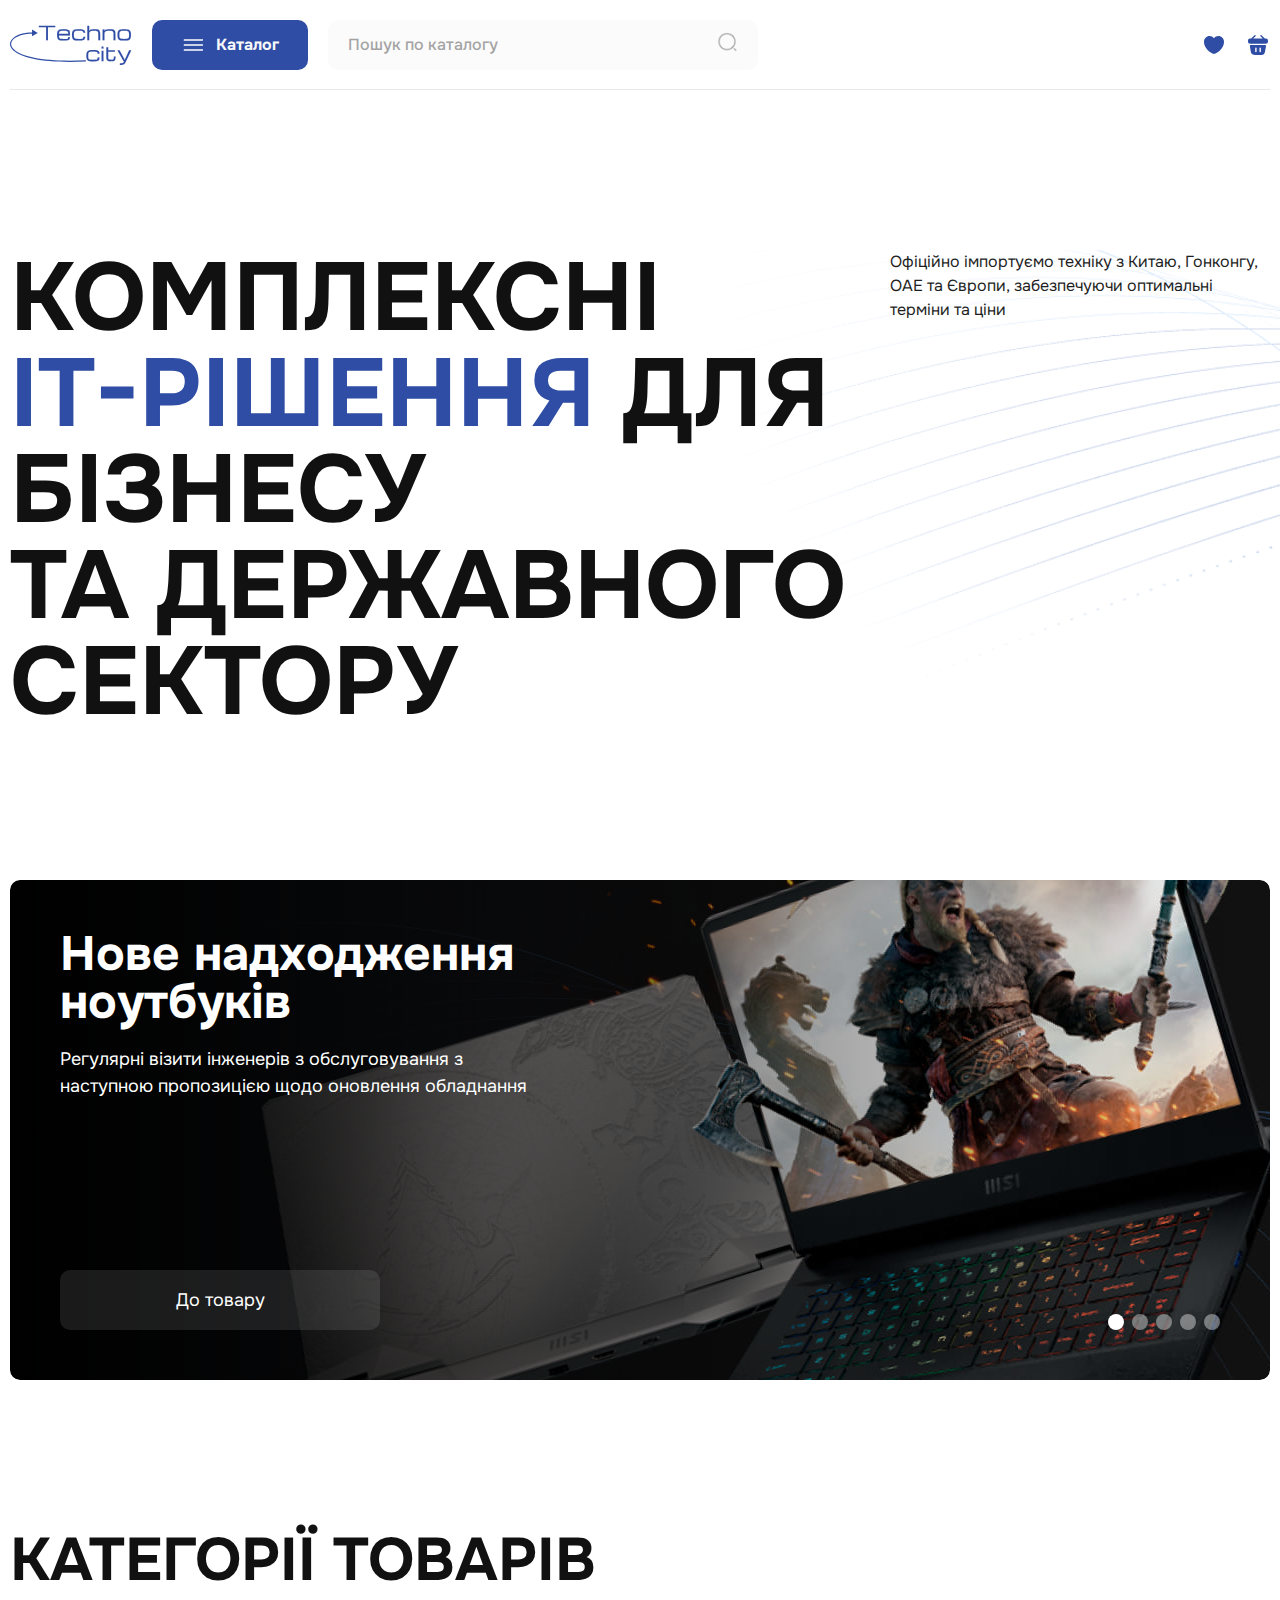
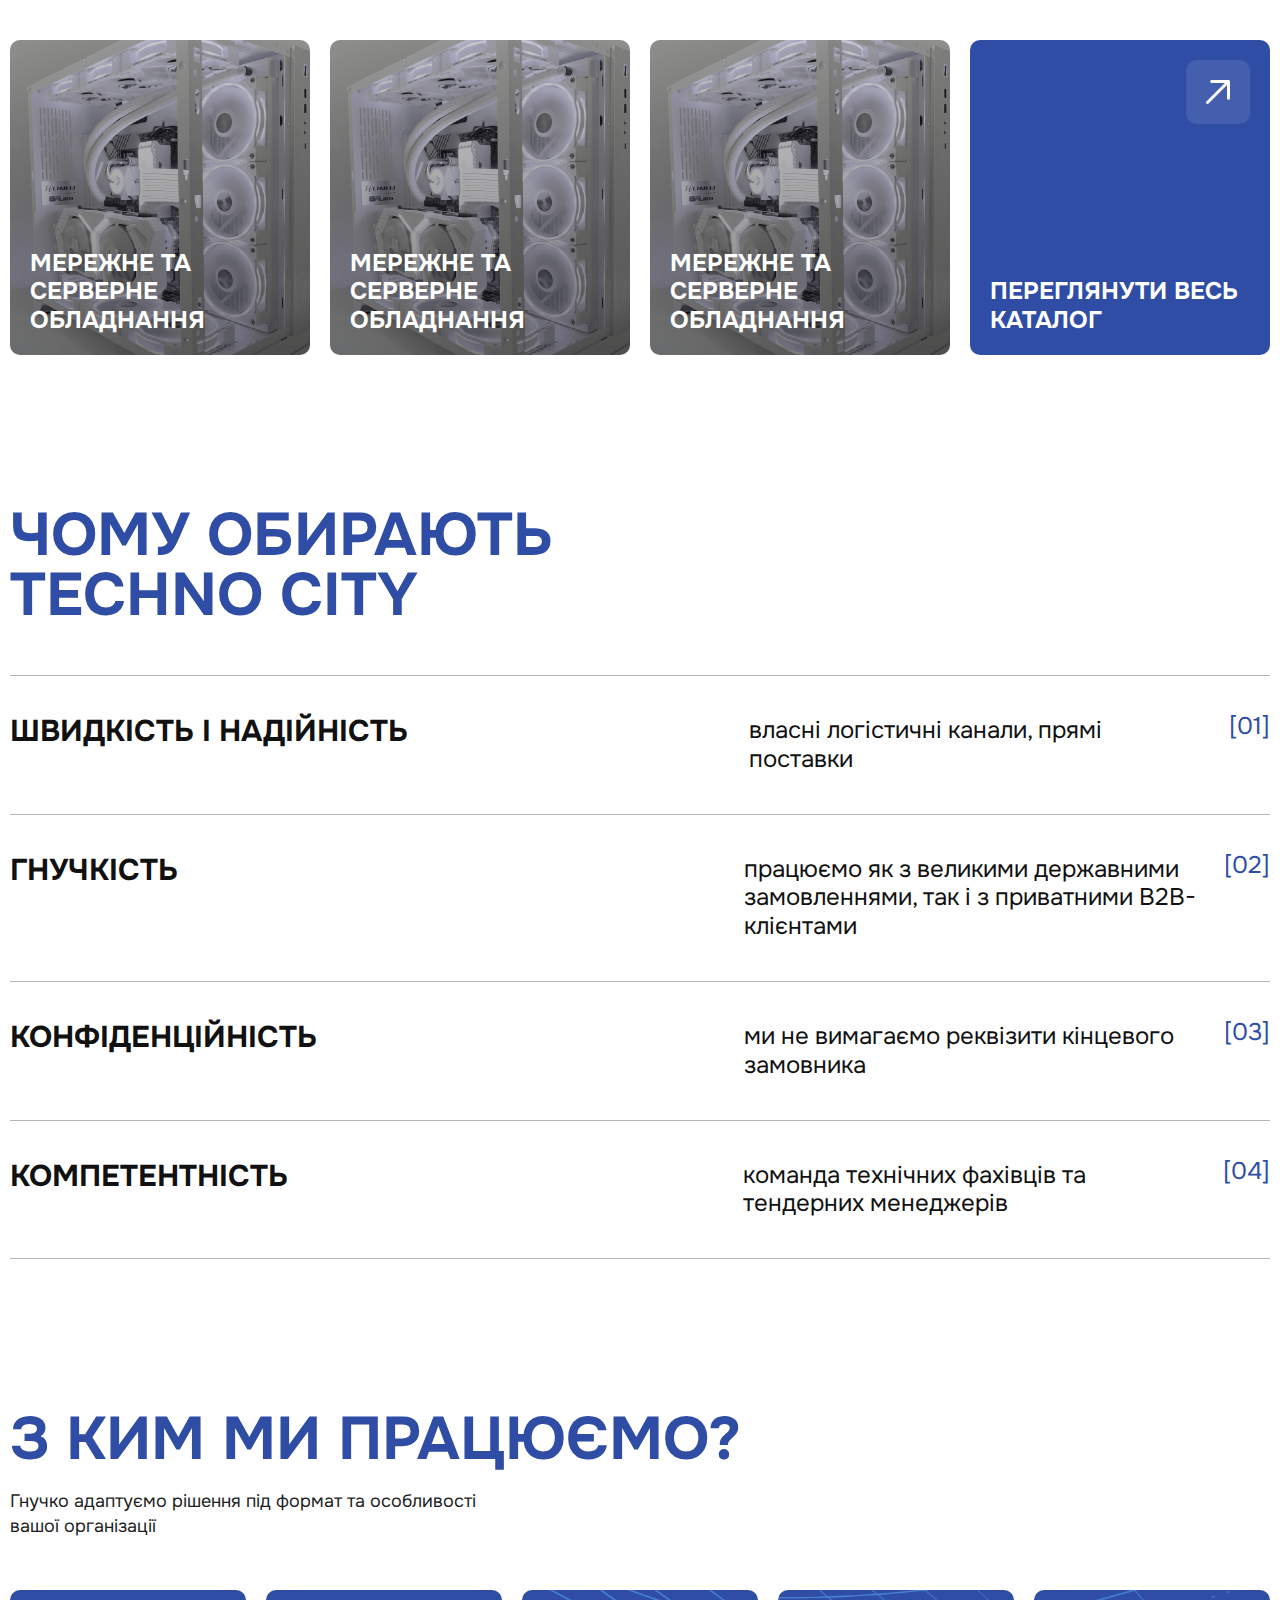
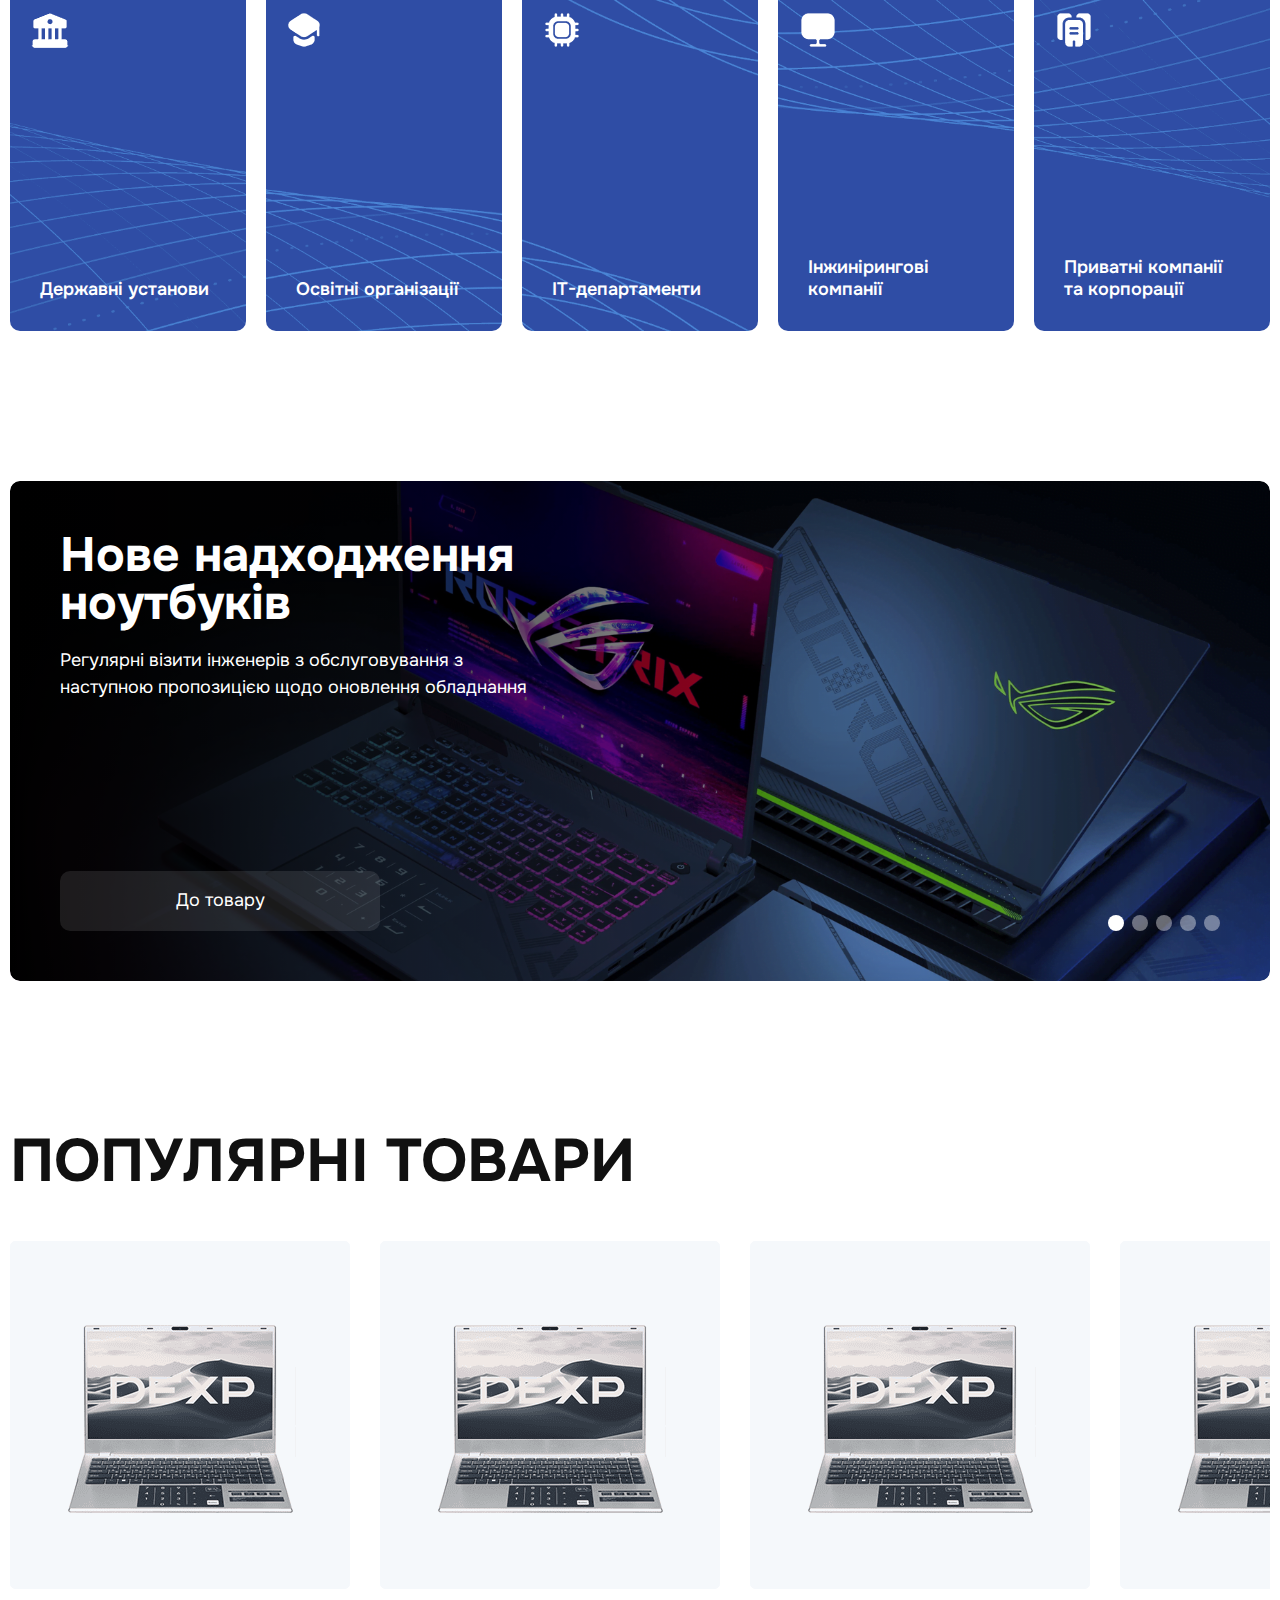
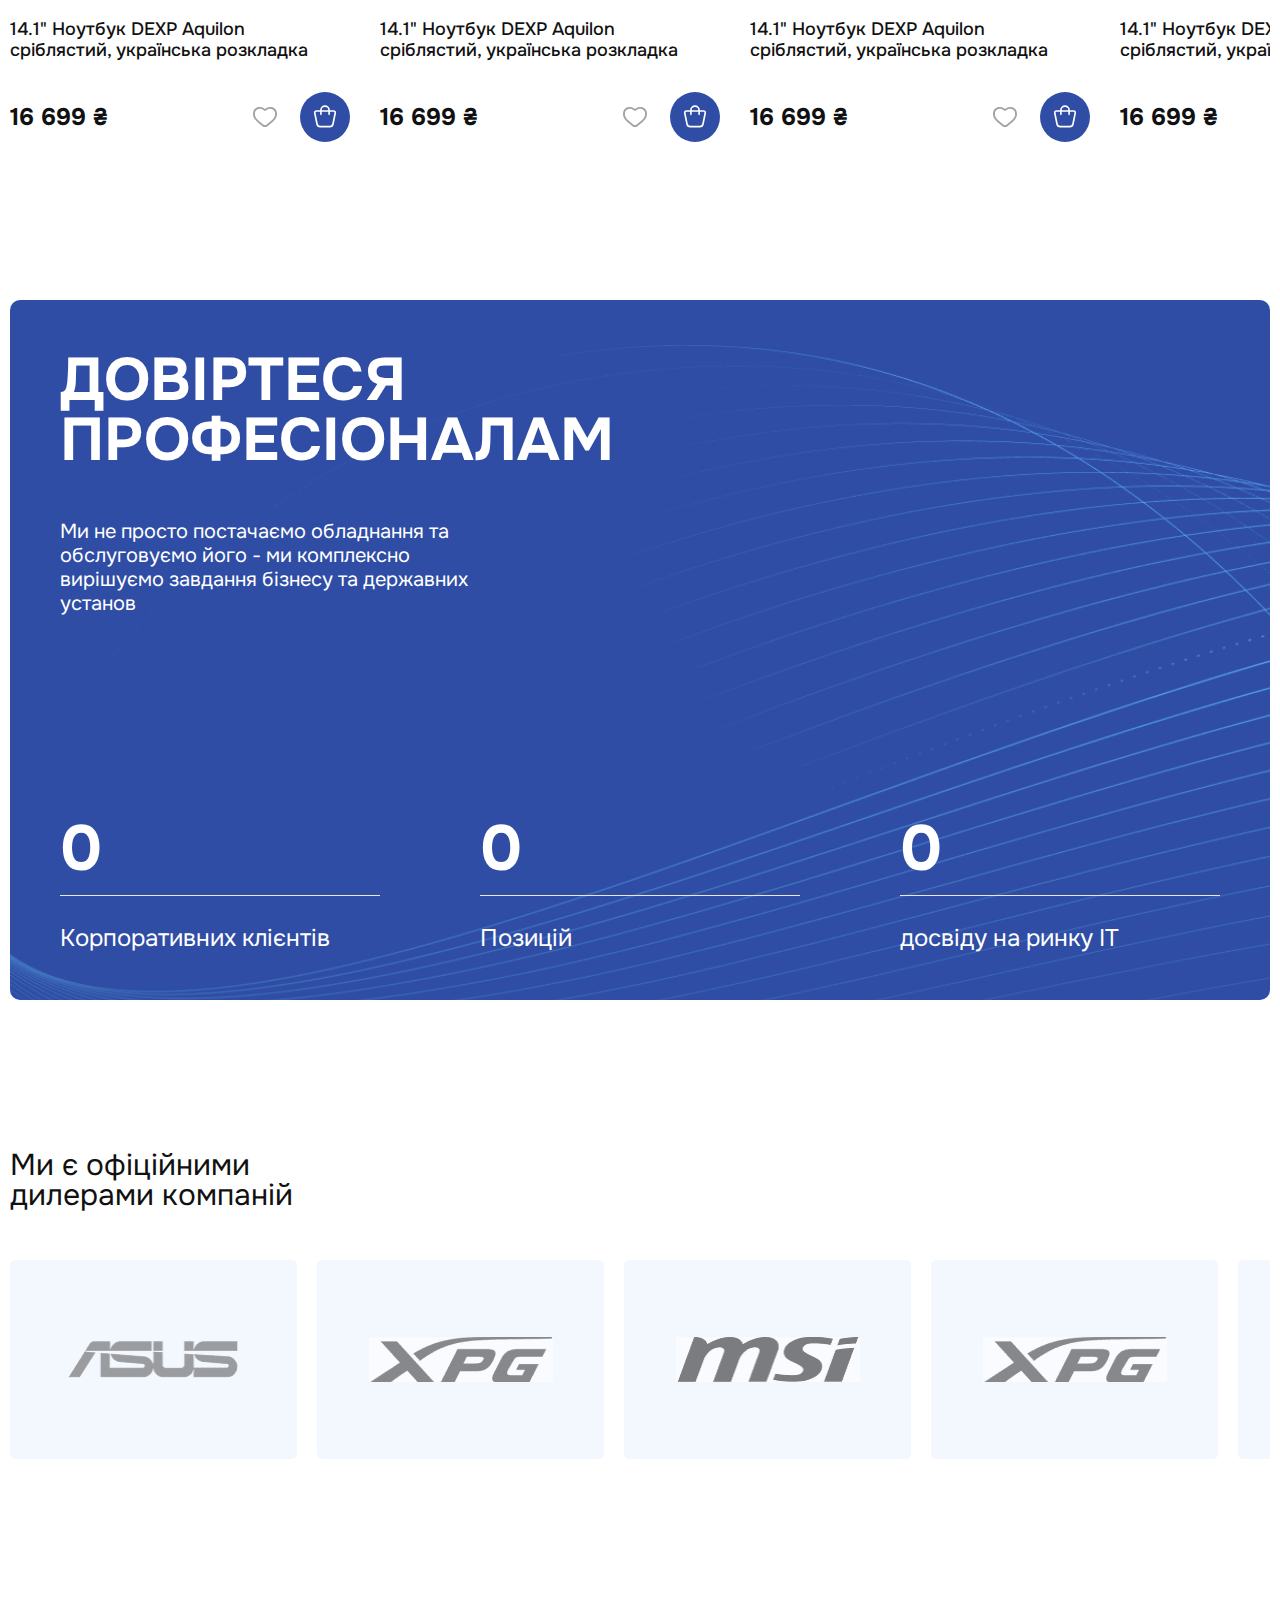
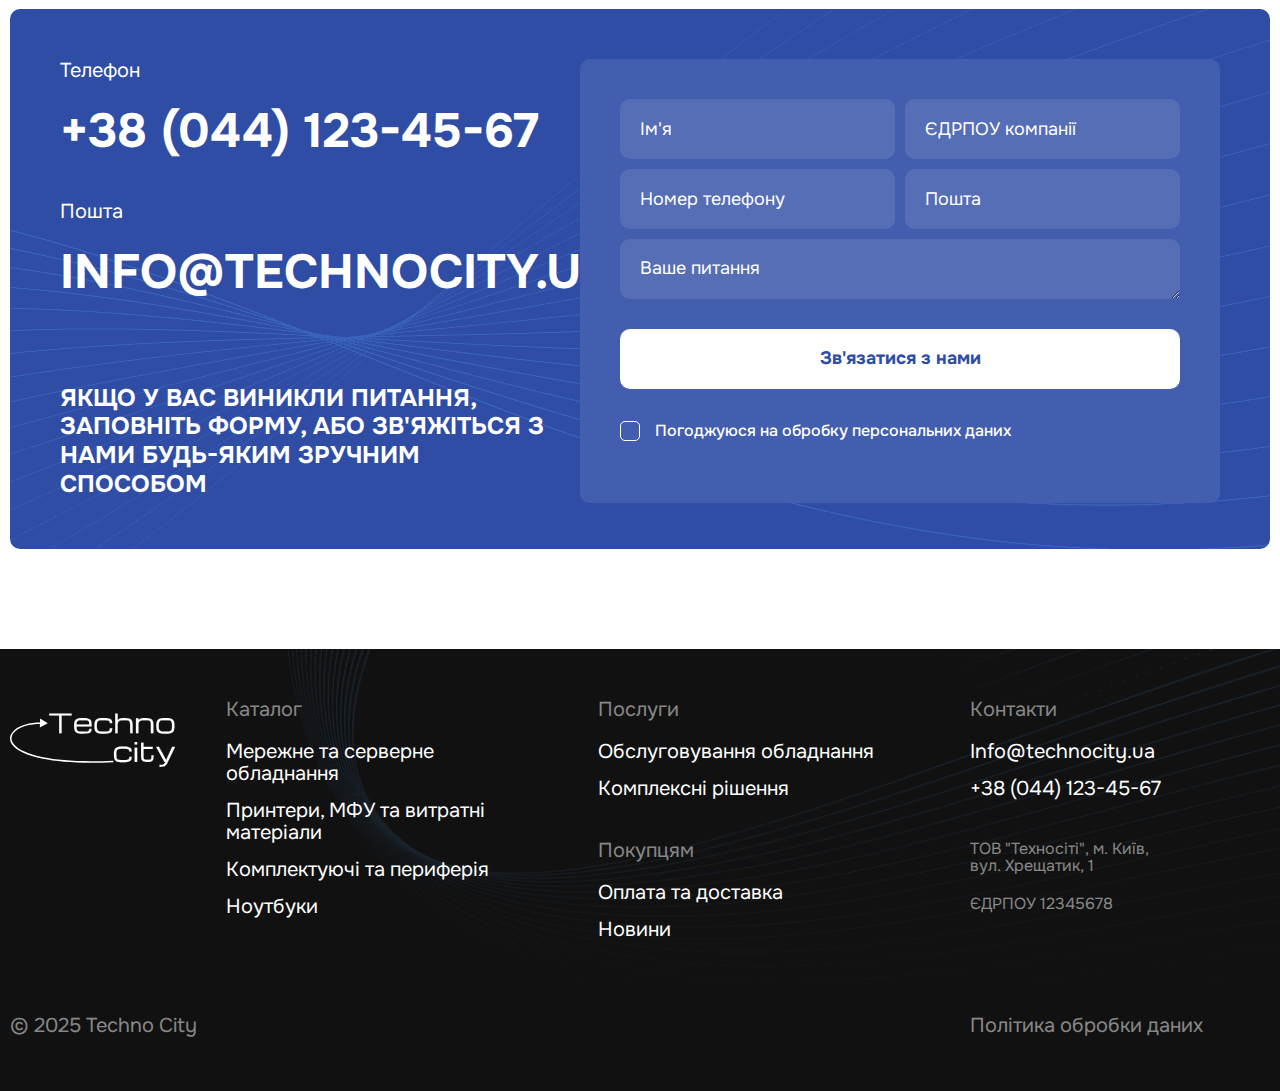
<file: index.html>
<!DOCTYPE html>
<html lang="uk">

<head>
  <meta charset="UTF-8">
  <meta name="viewport" content="width=device-width, initial-scale=1.0">
  <link rel="stylesheet" href="assets/css/style.css">
  <link rel="stylesheet" href="https://cdn.jsdelivr.net/npm/swiper@11/swiper-bundle.min.css" />

  <title>Techno City</title>
</head>

<body>
  <header>
    <div class="header_container header_left">
      <a href="#" class="header_logo"><img src="assets/images/logo.svg" alt="Techno City"></a>
      <form action="" class="header_search">
        <a href="" class="header_catalog"> <img src="assets/images/menu.png" alt="catalog">Каталог</a>
        <div class="header_search_input">
          <input type="text" id="" placeholder="Пошук по каталогу">
          <button type="submit"><img src="assets/images/search-normal.png" alt="Пошук"></button>
        </div>
      </form>
    </div>
    <div class="header_container header_right">
      <nav class="header_nav">
        <a href="">Послуги</a>
        <a href="delivery.html">Оплата та доставка</a>
        <a href="">Новини</a>
        <a href="">Контакти</a>
      </nav>
      <div class="header_user_container">
        <div class="left-side">
          <a href=""><img src="assets/images/heart.svg" alt="wishlist"></a>
          <a href=""><img src="assets/images/bag.svg" alt="bag"></a>
        </div>
        <a href="" class="header_user"><img src="assets/images/user.png" alt="Увійти"> Увійти</a>
      </div>
      <button class="header_menu" aria-label="Відкрити меню" type="button">
        <img src="assets/images/burger-menu.svg" alt="Меню">
      </button>
    </div>
  </header>

  <!-- Мобильное бургер меню -->
  <div class="mobile-menu-overlay" id="mobileMenu">
    <div class="mobile-menu">
      <div class="mobile-menu-header">
        <a href="" class="mobile-menu-logo">
          <img src="assets/images/logo.svg" alt="Techno City">
        </a>
        <button class="mobile-menu-close" id="mobileMenuClose" aria-label="Закрити меню">
          ×
        </button>
      </div>
      <nav class="mobile-menu-nav">
        <a href="" class="mobile-menu-item">
          <span>Каталог</span>
        </a>
        <a href="" class="mobile-menu-item">
          <span>Послуги</span>
        </a>
        <a href="" class="mobile-menu-item">
          <span>Оплата та доставка</span>
        </a>
        <a href="" class="mobile-menu-item">
          <span>Новини</span>
        </a>
        <a href="" class="mobile-menu-item">
          <span>Контакти</span>
        </a>
        <div class="mobile-menu-divider"></div>
        <a href="" class="mobile-menu-item">
          <span>Увійти</span>
        </a>
      </nav>
    </div>
  </div>

  <!-- Мобильное нижнее меню -->
  <nav class="mobile-bottom-nav">
    <a href="#" class="mobile-nav-item">
      <div class="mobile-nav-icon">
        <img src="assets/images/house.svg" alt="Главная">
      </div>
      <span class="mobile-nav-text">Головна</span>
    </a>
    <a href="#" class="mobile-nav-item">
      <div class="mobile-nav-icon">
        <img src="assets/images/search-status.svg" alt="Каталог">
      </div>
      <span class="mobile-nav-text">Каталог</span>
    </a>
    <a href="#" class="mobile-nav-item">
      <div class="mobile-nav-icon">
        <img src="assets/images/bag.svg" alt="Кошик">
      </div>
      <span class="mobile-nav-text">Кошик</span>
    </a>
    <a href="#" class="mobile-nav-item">
      <div class="mobile-nav-icon">
        <img src="assets/images/heart.svg" alt="Обране">
      </div>
      <span class="mobile-nav-text">Обране</span>
    </a>
  </nav>

  <main>
    <section class="hero">
      <div class="container">
        <div class="top">
          <h1>Комплексні <br> <span>IT-рішення</span> для бізнесу <br> та державного сектору</h1>
          <p>Офіційно імпортуємо техніку з Китаю, Гонконгу, ОАЕ та Європи, забезпечуючи оптимальні терміни та ціни</p>
        </div>
        <div class="swiper mySwiper slider-main">
          <div class="swiper-wrapper">
            <div class="swiper-slide">
              <img src="assets/images/slide-bg.jpg" alt="" class="slide-img">
              <div class="top">
                <p class="title">
                  Нове надходження <br>ноутбуків
                </p>
                <p>Регулярні візити інженерів з обслуговування з наступною пропозицією щодо оновлення обладнання</p>
              </div>
              <a href="" class="btn--transparent">До товару</a>

            </div>
            <div class="swiper-slide">
              <img src="assets/images/slide-bg.jpg" alt="" class="slide-img">
              <div class="top">
                <p class="title">
                  Нове надходження <br>ноутбуків
                </p>
                <p>Регулярні візити інженерів з обслуговування з наступною пропозицією щодо оновлення обладнання</p>
              </div>
              <a href="" class="btn--transparent">До товару</a>

            </div>
            <div class="swiper-slide">
              <img src="assets/images/slide-bg.jpg" alt="" class="slide-img">
              <div class="top">
                <p class="title">
                  Нове надходження <br>ноутбуків
                </p>
                <p>Регулярні візити інженерів з обслуговування з наступною пропозицією щодо оновлення обладнання</p>
              </div>
              <a href="" class="btn--transparent">До товару</a>

            </div>
            <div class="swiper-slide">
              <img src="assets/images/slide-bg.jpg" alt="" class="slide-img">
              <div class="top">
                <p class="title">
                  Нове надходження <br>ноутбуків
                </p>
                <p>Регулярні візити інженерів з обслуговування з наступною пропозицією щодо оновлення обладнання</p>
              </div>
              <a href="" class="btn--transparent">До товару</a>

            </div>
            <div class="swiper-slide">
              <img src="assets/images/slide-bg.jpg" alt="" class="slide-img">
              <div class="top">
                <p class="title">
                  Нове надходження <br>ноутбуків
                </p>
                <p>Регулярні візити інженерів з обслуговування з наступною пропозицією щодо оновлення обладнання</p>
              </div>
              <a href="" class="btn--transparent">До товару</a>

            </div>

          </div>
          <div class="swiper-pagination"></div>
        </div>
      </div>
    </section>
    <section class="categories">
      <h2>КАТЕГОРІЇ ТОВАРІВ</h2>
      <div class="items">
        <a href="#" class="item-current">
          <img src="assets/images/item.png" alt="item">
          <p>Мережне та серверне обладнання</p>
        </a>
        <a href="#" class="item-current">
          <img src="assets/images/item.png" alt="item">
          <p>Мережне та серверне обладнання</p>
        </a>
        <a href="#" class="item-current">
          <img src="assets/images/item.png" alt="item">
          <p>Мережне та серверне обладнання</p>
        </a>
        <a href="#" class="item-current more-item">
          <p>ПЕРЕГЛЯНУТИ ВЕСЬ КАТАЛОГ</p>
          <img src="assets/images/more.svg" alt="" class="more">
        </a>

      </div>
    </section>
    <section class="why-us">
      <h2>Чому обирають Techno City</h2>
      <div class="container">
        <div class="text-item">
          <div class="wrapper">
            <p class="title">ШВИДКІСТЬ І НАДІЙНІСТЬ</p>
            <p class="subtitle">власні логістичні канали, прямі поставки</p>
          </div>
          <p class="number">[01]</p>
        </div>
        <div class="text-item">
          <div class="wrapper">
            <p class="title">ГНУЧКІСТЬ</p>
            <p class="subtitle">працюємо як з великими державними замовленнями, так і з приватними B2B-клієнтами
            </p>
          </div>
          <p class="number">[02]</p>
        </div>
        <div class="text-item">
          <div class="wrapper">
            <p class="title">КОНФІДЕНЦІЙНІСТЬ</p>
            <p class="subtitle">ми не вимагаємо реквізити кінцевого замовника</p>
          </div>
          <p class="number">[03]</p>
        </div>
        <div class="text-item">
          <div class="wrapper">
            <p class="title">КОМПЕТЕНТНІСТЬ</p>
            <p class="subtitle">команда технічних фахівців та тендерних менеджерів
            </p>
          </div>
          <p class="number">[04]</p>
        </div>
      </div>

    </section>
    <section class="work">
      <div class="top">
        <h2>З ким ми працюємо?</h2>
        <p>Гнучко адаптуємо рішення
          під формат та особливості
          вашої організації</p>
      </div>

      <div class="work-cards">
        <div class="work-card work-card--1">
          <div class="work-card-image" role="img" aria-label="Государственные учереждения"></div>
          <div class="work-card-icon">
            <img src="assets/images/work-icon1.png" alt="Иконка">
          </div>
          <p class="work-card-text">Державні установи</p>
        </div>

        <div class="work-card work-card--2">
          <div class="work-card-image" role="img" aria-label="Освітні організації"></div>
          <div class="work-card-icon">
            <img src="assets/images/work-icon2.png" alt="Іконка">
          </div>
          <p class="work-card-text">Освітні організації
          </p>
        </div>

        <div class="work-card work-card--3">
          <div class="work-card-image" role="img" aria-label="IT-департаменти"></div>
          <div class="work-card-icon">
            <img src="assets/images/work-icon3.png" alt="Іконка">
          </div>
          <p class="work-card-text"> IT-департаменти
          </p>
        </div>

        <div class="work-card work-card--4">
          <div class="work-card-image" role="img" aria-label="Інжинірингові компанії"></div>
          <div class="work-card-icon">
            <img src="assets/images/work-icon4.png" alt="Іконка">
          </div>
          <p class="work-card-text">Інжинірингові компанії
          </p>
        </div>

        <div class="work-card work-card--5">
          <div class="work-card-image" role="img" aria-label="Приватні компанії та корпорації"></div>
          <div class="work-card-icon">
            <img src="assets/images/work-icon5.png" alt="Іконка">
          </div>
          <p class="work-card-text">Приватні компанії
            та корпорації
          </p>
        </div>
      </div>
    </section>
    <section class="serv">
      <div class="swiper mySwiper slider-main">
        <div class="swiper-wrapper">
          <div class="swiper-slide">
            <img src="assets/images/slider.png" alt="" class="slide-img">
            <div class="top">
              <p class="title">
                Нове надходження <br>ноутбуків
              </p>
              <p>Регулярні візити інженерів з обслуговування з наступною пропозицією щодо оновлення обладнання</p>
            </div>
            <a href="" class="btn--transparent">До товару</a>

          </div>
          <div class="swiper-slide">
            <img src="assets/images/slider.png" alt="" class="slide-img">
            <div class="top">
              <p class="title">
                Нове надходження <br>ноутбуків
              </p>
              <p>Регулярні візити інженерів з обслуговування з наступною пропозицією щодо оновлення обладнання</p>
            </div>
            <a href="" class="btn--transparent">До товару</a>

          </div>
          <div class="swiper-slide">
            <img src="assets/images/slider.png" alt="" class="slide-img">
            <div class="top">
              <p class="title">
                Нове надходження <br>ноутбуків
              </p>
              <p>Регулярні візити інженерів з обслуговування з наступною пропозицією щодо оновлення обладнання</p>
            </div>
            <a href="" class="btn--transparent">До товару</a>

          </div>
          <div class="swiper-slide">
            <img src="assets/images/slider.png" alt="" class="slide-img">
            <div class="top">
              <p class="title">
                Нове надходження <br>ноутбуків
              </p>
              <p>Регулярні візити інженерів з обслуговування з наступною пропозицією щодо оновлення обладнання</p>
            </div>
            <a href="" class="btn--transparent">До товару</a>

          </div>
          <div class="swiper-slide">
            <img src="assets/images/slider.png" alt="" class="slide-img">
            <div class="top">
              <p class="title">
                Нове надходження <br>ноутбуків
              </p>
              <p>Регулярні візити інженерів з обслуговування з наступною пропозицією щодо оновлення обладнання</p>
            </div>
            <a href="" class="btn--transparent">До товару</a>

          </div>

        </div>
        <div class="swiper-pagination"></div>
      </div>
    </section>
    <section class="popular-products">
      <h2>Популярні товари</h2>
      <div class="products-container">
        <div class="product-cart">
          <img src="assets/images/item-image.png" alt="item" class="prod-image">
          <div class="product-content">
            <p class="title">
              14.1" Ноутбук DEXP Aquilon сріблястий, українська розкладка
            </p>
            <div class="wrap-price">
              <div class="product-price">
                <span class="new-price">16 699 ₴</span>
              </div>
              <div class="buttons">
                <a href="" class="favorite"><img src="assets/images/favorite.svg" alt=""></a>
                <a href="" class="btn"><img src="assets/images/basket.svg" alt=""></a>

              </div>
            </div>
          </div>
        </div>
        <div class="product-cart">
          <img src="assets/images/item-image.png" alt="item" class="prod-image">
          <div class="product-content">
            <p class="title">
              14.1" Ноутбук DEXP Aquilon сріблястий, українська розкладка
            </p>
            <div class="wrap-price">
              <div class="product-price">
                <span class="new-price">16 699 ₴</span>
              </div>
              <div class="buttons">
                <a href="" class="favorite"><img src="assets/images/favorite.svg" alt=""></a>
                <a href="" class="btn"><img src="assets/images/basket.svg" alt=""></a>

              </div>
            </div>
          </div>
        </div>
        <div class="product-cart">
          <img src="assets/images/item-image.png" alt="item" class="prod-image">
          <div class="product-content">
            <p class="title">
              14.1" Ноутбук DEXP Aquilon сріблястий, українська розкладка
            </p>
            <div class="wrap-price">
              <div class="product-price">
                <span class="new-price">16 699 ₴</span>
              </div>
              <div class="buttons">
                <a href="" class="favorite"><img src="assets/images/favorite.svg" alt=""></a>
                <a href="" class="btn"><img src="assets/images/basket.svg" alt=""></a>

              </div>
            </div>
          </div>
        </div>
        <div class="product-cart">
          <img src="assets/images/item-image.png" alt="item" class="prod-image">
          <div class="product-content">
            <p class="title">
              14.1" Ноутбук DEXP Aquilon сріблястий, українська розкладка
            </p>
            <div class="wrap-price">
              <div class="product-price">
                <span class="new-price">16 699 ₴</span>
              </div>
              <div class="buttons">
                <a href="" class="favorite"><img src="assets/images/favorite.svg" alt=""></a>
                <a href="" class="btn"><img src="assets/images/basket.svg" alt=""></a>

              </div>
            </div>
          </div>
        </div>
        <div class="product-cart">
          <img src="assets/images/item-image.png" alt="item" class="prod-image">
          <div class="product-content">
            <p class="title">
              14.1" Ноутбук DEXP Aquilon сріблястий, українська розкладка
            </p>
            <div class="wrap-price">
              <div class="product-price">
                <span class="new-price">16 699 ₴</span>
              </div>
              <div class="buttons">
                <a href="" class="favorite"><img src="assets/images/favorite.svg" alt=""></a>
                <a href="" class="btn"><img src="assets/images/basket.svg" alt=""></a>

              </div>
            </div>
          </div>
        </div>
      </div>
    </section>
    <section class="professionals">
      <div class="top">
        <h2>Довіртеся професіоналам</h2>
        <p>Ми не просто постачаємо обладнання та обслуговуємо його - ми комплексно вирішуємо завдання бізнесу та державних установ
        </p>
      </div>
      <div class="bottom">
        <div class="item">
          <span data-target="100">0</span>
          <p>Корпоративних клієнтів</p>
        </div>
        <div class="item">
          <span data-target="20000">0</span>
          <p>Позицій</p>
        </div>
        <div class="item">
          <span data-target="10">0</span>
          <p>досвіду на ринку IT</p>
        </div>

      </div>
    </section>
    <section class="brands">
      <p>Ми є офіційними <br> дилерами компаній</p>
      <div class="brands-wrapper">
        <div class="item">
          <img src="assets/images/asus.png" alt="asus">
        </div>
        <div class="item">
          <img src="assets/images/XPG.png" alt="XPG">
        </div>
        <div class="item">
          <img src="assets/images/msi.png" alt="msi">
        </div>
        <div class="item">
          <img src="assets/images/XPG.png" alt="XPG">
        </div>
        <div class="item">
          <img src="assets/images/acer.png" alt="acer">
        </div>
        <div class="item">
          <img src="assets/images/acer.png" alt="acer">
        </div>

      </div>
    </section>
    <section class="ask-form">
      <div class="left">
        <div class="text">
          <p>Телефон</p>
          <a href="tel:+380441234567">+38 (044) 123-45-67</a>
        </div>
        <div class="text">
          <p>Пошта</p>
          <a href="mailto:info@TechnoCity.ua">info@TechnoCity.ua</a>
        </div>
        <span>Якщо у вас виникли питання, заповніть форму, або зв'яжіться з нами будь-яким зручним способом</span>

      </div>
      <div class="right">
        <form action="">
          <input type="text" placeholder="Ім'я" required>
          <input type="text" placeholder="ЄДРПОУ компанії" required>
          <input type="tel" placeholder="Номер телефону" required>
          <input type="email" placeholder="Пошта" required>
          <textarea name="" id="" cols="1" rows="1" placeholder="Ваше питання" required></textarea>
          <button type="submit" class="btn btn--large">Зв'язатися з нами</button>
          <div class="form-row form-consent">
            <label class="checkbox checkbox--custom">
              <input type="checkbox" name="consent" required>
              <span class="checkbox__box" aria-hidden="true"></span>
              <span class="checkbox__label">Погоджуюся на обробку персональних даних</span>
            </label>
          </div>
        </form>
      </div>
    </section>
  </main>
  <footer>
    <div class="wrapper">
      <a href="" class="logo-footer"> <img src="assets/images/logo-white.svg" alt="Techno City"></a>
      <div class="list">
        <div class="nav">
          <p>Каталог</p>
          <a href="">Мережне та серверне обладнання</a>
          <a href="">Принтери, МФУ
            та витратні матеріали</a>
          <a href="">Комплектуючі
            та периферія</a>
          <a href="">Ноутбуки</a>
        </div>
        <div class="nav">
          <p>Послуги</p>
          <a href="">Обслуговування обладнання</a>
          <a href="">Комплексні рішення</a>
          <p class="top">Покупцям</p>
          <a href="">Оплата та доставка</a>
          <a href="">Новини</a>
        </div>
        <div class="nav">
          <p>Контакти</p>
          <a href="mailto:Info@technocity.ua">Info@technocity.ua</a>
          <a href="tel:+380441234567">+38 (044) 123-45-67</a>
          <p class="text top">ТОВ "Техносіті", м. Київ, <br> вул. Хрещатик, 1</p>
          <p class="text">ЄДРПОУ 12345678</p>
        </div>
      </div>
    </div>
    <div class="bottom">
      <p>© 2025 Techno City</p>
      <a href="">Політика обробки даних</a>
    </div>


  </footer>
  <script src="https://cdn.jsdelivr.net/npm/swiper@11/swiper-bundle.min.js"></script>
  <script src="assets/js/all.js"></script>
</body>

</html>
</file>
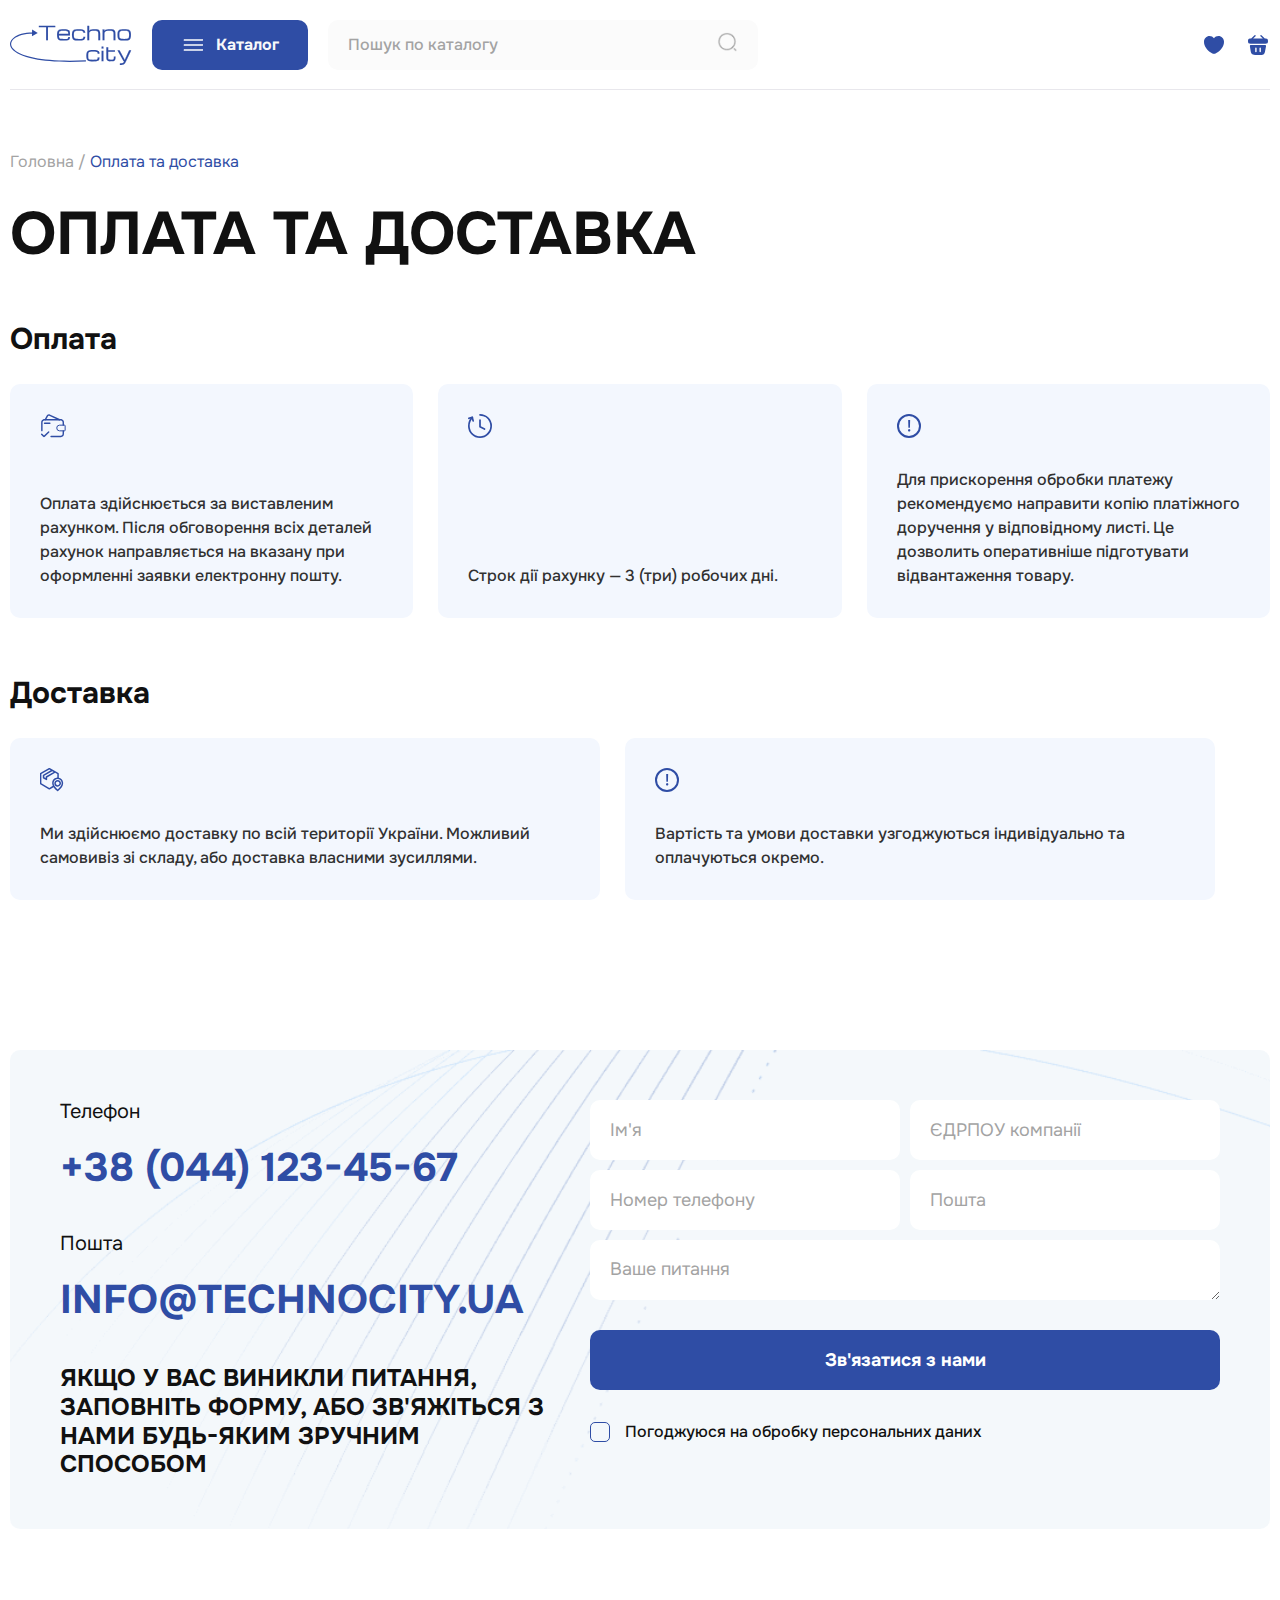
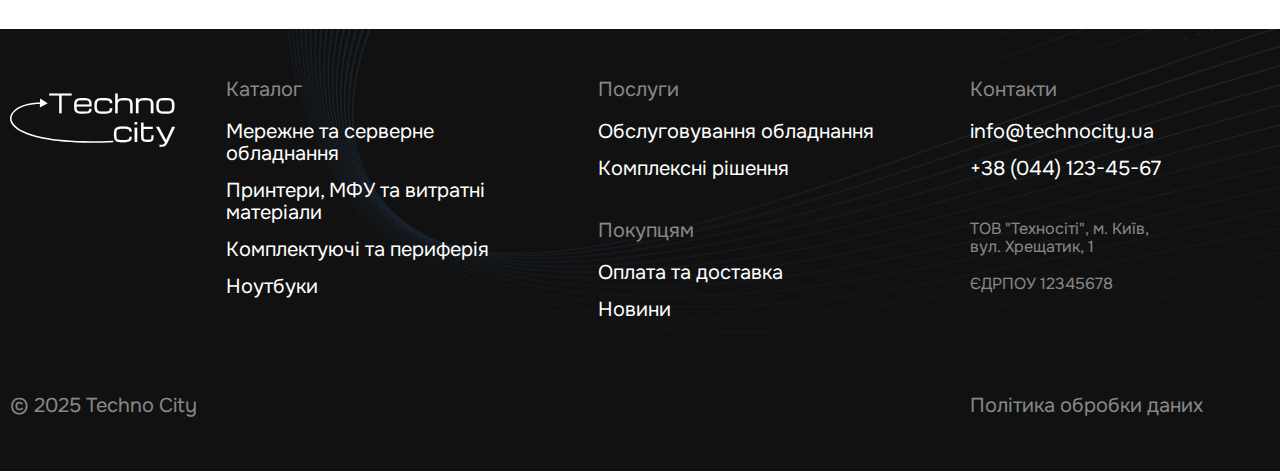
<file: delivery.html>
<!DOCTYPE html>
<html lang="uk">

<head>
  <meta charset="UTF-8">
  <meta name="viewport" content="width=device-width, initial-scale=1.0">
  <link rel="stylesheet" href="assets/css/style.css">
  <link rel="stylesheet" href="https://cdn.jsdelivr.net/npm/swiper@11/swiper-bundle.min.css" />

  <title>Techno City - Оплата та доставка</title>
</head>

<body>
  <header>
    <div class="header_container header_left">
      <a href="index.html" class="header_logo"><img src="assets/images/logo.svg" alt="Techno City"></a>
      <form action="" class="header_search">
        <a href="" class="header_catalog"> <img src="assets/images/menu.png" alt="catalog">Каталог</a>
        <div class="header_search_input">
          <input type="text" id="" placeholder="Пошук по каталогу">
          <button type="submit"><img src="assets/images/search-normal.png" alt="Пошук"></button>
        </div>
      </form>
    </div>
    <div class="header_container header_right">
      <nav class="header_nav">
        <a href="">Послуги</a>
        <a href="delivery.html">Оплата та доставка</a>
        <a href="">Новини</a>
        <a href="">Контакти</a>
      </nav>
      <div class="header_user_container">
        <div class="left-side">
          <a href=""><img src="assets/images/heart.svg" alt="wishlist"></a>
          <a href=""><img src="assets/images/bag.svg" alt="bag"></a>
        </div>
        <a href="" class="header_user"><img src="assets/images/user.png" alt="Увійти"> Увійти</a>
      </div>
      <button class="header_menu" aria-label="Відкрити меню" type="button">
        <img src="assets/images/burger-menu.svg" alt="Меню">
      </button>
    </div>
  </header>

  <!-- Мобильное бургер меню -->
  <div class="mobile-menu-overlay" id="mobileMenu">
    <div class="mobile-menu">
      <div class="mobile-menu-header">
        <a href="index.html" class="mobile-menu-logo">
          <img src="assets/images/logo.svg" alt="Techno City">
        </a>
        <button class="mobile-menu-close" id="mobileMenuClose" aria-label="Закрити меню">
          ×
        </button>
      </div>
      <nav class="mobile-menu-nav">
        <a href="" class="mobile-menu-item">
          <span>Каталог</span>
        </a>
        <a href="" class="mobile-menu-item">
          <span>Послуги</span>
        </a>
        <a href="delivery.html" class="mobile-menu-item">
          <span>Оплата та доставка</span>
        </a>
        <a href="" class="mobile-menu-item">
          <span>Новини</span>
        </a>
        <a href="" class="mobile-menu-item">
          <span>Контакти</span>
        </a>
        <div class="mobile-menu-divider"></div>
        <a href="" class="mobile-menu-item">
          <span>Увійти</span>
        </a>
      </nav>
    </div>
  </div>

  <!-- Мобильное нижнее меню -->
  <nav class="mobile-bottom-nav">
    <a href="#" class="mobile-nav-item">
      <div class="mobile-nav-icon">
        <img src="assets/images/house.svg" alt="Головна">
      </div>
      <span class="mobile-nav-text">Головна</span>
    </a>
    <a href="#" class="mobile-nav-item">
      <div class="mobile-nav-icon">
        <img src="assets/images/search-status.svg" alt="Каталог">
      </div>
      <span class="mobile-nav-text">Каталог</span>
    </a>
    <a href="#" class="mobile-nav-item">
      <div class="mobile-nav-icon">
        <img src="assets/images/bag.svg" alt="Кошик">
      </div>
      <span class="mobile-nav-text">Кошик</span>
    </a>
    <a href="#" class="mobile-nav-item">
      <div class="mobile-nav-icon">
        <img src="assets/images/heart.svg" alt="Обране">
      </div>
      <span class="mobile-nav-text">Обране</span>
    </a>
  </nav>
  <main class="delivery">
    <!-- Breadcrumbs -->
    <div class="breadcrumbs">
      <a href="index.html" class="breadcrumbs-link">Головна</a>
      <span class="breadcrumbs-separator">/</span>
      <span>Оплата та доставка</span>
    </div>
    <section class="delivery-section">
      <h2>Оплата та доставка</h2>
      <div class="delivery-info">
        <h3>Оплата</h3>
        <div class="wrapper">
          <div class="item">
            <img src="assets/images/wallet.svg" alt="">
            <p>Оплата здійснюється за виставленим рахунком.
              Після обговорення всіх деталей рахунок направляється на вказану при оформленні заявки електронну пошту.</p>
          </div>
          <div class="item">
            <img src="assets/images/timer.svg" alt="">
            <p>Строк дії рахунку —
              3 (три) робочих дні.
            </p>
          </div>
          <div class="item">
            <img src="assets/images/warm.svg" alt="">
            <p>Для прискорення обробки платежу рекомендуємо направити копію платіжного доручення у відповідному листі. Це
              дозволить
              оперативніше підготувати відвантаження товару.</p>
          </div>
        </div>

      </div>
      <div class="delivery-info">
        <h3>Доставка</h3>
        <div class="wrapper">
          <div class="item">
            <img src="assets/images/tracking.svg" alt="">
            <p>Ми здійснюємо доставку по всій території України.
              Можливий самовивіз зі складу, або доставка власними зусиллями.
            </p>
          </div>

          <div class="item">
            <img src="assets/images/warm.svg" alt="">
            <p>Вартість та умови доставки узгоджуються індивідуально та оплачуються окремо.</p>
          </div>
        </div>

      </div>
    </section>
  <section class="ask-form ask-form--white">
      <div class="left">
        <div class="text">
          <p>Телефон</p>
          <a href="tel:+380441234567">+38 (044) 123-45-67</a>
        </div>
        <div class="text">
          <p>Пошта</p>
          <a href="mailto:info@technocity.ua">info@technocity.ua</a>
        </div>
        <span>Якщо у вас виникли питання, заповніть форму, або зв'яжіться з нами будь-яким зручним способом</span>

      </div>
      <div class="right">
        <form action="">
          <input type="text" placeholder="Ім'я" required>
          <input type="text" placeholder="ЄДРПОУ компанії" required>
          <input type="tel" placeholder="Номер телефону" required>
          <input type="email" placeholder="Пошта" required>
          <textarea name="" id="" cols="1" rows="1" placeholder="Ваше питання" required></textarea>
          <button type="submit" class="btn btn--large">Зв'язатися з нами</button>
          <div class="form-row form-consent">
            <label class="checkbox checkbox--custom">
              <input type="checkbox" name="consent" required>
              <span class="checkbox__box" aria-hidden="true"></span>
              <span class="checkbox__label">Погоджуюся на обробку персональних даних</span>
            </label>
          </div>
        </form>
      </div>
    </section>
  </main>


  <footer>
    <div class="wrapper">
      <a href="" class="logo-footer"> <img src="assets/images/logo-white.svg" alt="Techno City"></a>
      <div class="list">
        <div class="nav">
          <p>Каталог</p>
          <a href="">Мережне та серверне обладнання</a>
          <a href="">Принтери, МФУ
            та витратні матеріали</a>
          <a href="">Комплектуючі
            та периферія</a>
          <a href="">Ноутбуки</a>
        </div>
        <div class="nav">
          <p>Послуги</p>
          <a href="">Обслуговування обладнання</a>
          <a href="">Комплексні рішення</a>
          <p class="top">Покупцям</p>
          <a href="delivery.html">Оплата та доставка</a>
          <a href="">Новини</a>
        </div>
        <div class="nav">
          <p>Контакти</p>
          <a href="mailto:info@technocity.ua">info@technocity.ua</a>
          <a href="tel:+380441234567">+38 (044) 123-45-67</a>
          <p class="text top">ТОВ "Техносіті", м. Київ, <br> вул. Хрещатик, 1</p>
          <p class="text">ЄДРПОУ 12345678</p>
        </div>
      </div>
    </div>
    <div class="bottom">
      <p>© 2025 Techno City</p>
      <a href="">Політика обробки даних</a>
    </div>


  </footer>
  <script src="https://cdn.jsdelivr.net/npm/swiper@11/swiper-bundle.min.js"></script>
  <script src="assets/js/all.js"></script>
</body>

</html>
</file>
<file: assets/css/style.css>
@charset "UTF-8";
@import url("https://fonts.googleapis.com/css2?family=Geologica:wght@100..900&family=Inter:ital,opsz,wght@0,14..32,100..900;1,14..32,100..900&family=Manrope:wght@200..800&family=Montserrat:ital,wght@0,100..900;1,100..900&family=Onest:wght@100..900&family=Playfair+Display:ital,wght@0,400..900;1,400..900&family=Roboto:ital,wght@0,100..900;1,100..900&family=Rubik:ital,wght@0,300..900;1,300..900&family=Ysabeau+Infant:ital,wght@0,1..1000;1,1..1000&display=swap");
:root {
  --color-dark: #1E1E1E;
  --color-gray: #383838;
  --color-light-gray: #eeeeee;
  --color-primary: #2F4DA5;
  --color-white: #ffffff;
  --color-black: #000000;
  --color-success: #28a745;
  --color-danger: #dc3545;
  --color-warning: #ffc107;
  --color-info: #17a2b8;
  --shadow-sm: 0 1px 2px rgba(0, 0, 0, 0.05);
  --shadow-md: 0 4px 6px rgba(0, 0, 0, 0.1);
  --shadow-lg: 0 10px 15px -3px rgba(0, 0, 0, 0.1), 0 4px 6px -2px rgba(0, 0, 0, 0.05);
  --body-bg: #f8f9fa;
}

html {
  box-sizing: border-box;
  font-size: 16px;
}

*,
*::before,
*::after {
  box-sizing: inherit;
  margin: 0;
}

body {
  font-family: "Involve", sans-serif;
  font-size: 1rem;
  line-height: 1.5;
  color: #1E1E1E;
  background-color: #ffffff;
  -webkit-font-smoothing: antialiased;
  -moz-osx-font-smoothing: grayscale;
  overflow-x: hidden;
}

h1,
h2,
h3,
h4,
h5,
h6 {
  margin-top: 0;
  font-weight: 700;
  line-height: 1;
  color: rgb(17, 17, 17);
  font-family: "Onest";
}

h1 {
  font-size: 6rem;
}
@media (max-width: 1024px) {
  h1 {
    font-size: 2.875rem;
  }
}
@media (max-width: 768px) {
  h1 {
    font-size: 2.25rem;
  }
}

h2 {
  font-size: 3.75rem;
  text-transform: uppercase;
}
@media (max-width: 1024px) {
  h2 {
    font-size: 2.25rem;
  }
}
@media (max-width: 768px) {
  h2 {
    font-size: 1.875rem;
  }
}

h3 {
  font-size: 1.5rem;
}
@media (max-width: 768px) {
  h3 {
    font-size: 1.35rem;
  }
}

h4 {
  font-size: 1.25rem;
}

h5 {
  font-size: 1.125rem;
}

h6 {
  font-size: 1rem;
}

p {
  margin-top: 0;
  font-family: "onest";
}

a {
  color: #2F4DA5;
  text-decoration: none;
  transition: all 0.3s ease;
  font-family: "onest";
}

ul,
ol {
  margin-top: 0;
  padding-left: 2rem;
}

button,
input,
optgroup,
select,
textarea {
  font-family: "onest";
  font-size: 100%;
  line-height: 1.15;
  margin: 0;
}

span {
  font-family: "onest";
}

button,
input {
  overflow: visible;
}

button,
select {
  text-transform: none;
}

img {
  max-width: 100%;
  height: auto;
}

.container {
  width: 100%;
  margin-right: auto;
  margin-left: auto;
}

.btn {
  display: inline-block;
  font-weight: 500;
  text-align: center;
  vertical-align: middle;
  cursor: pointer;
  border: 1px solid transparent;
  padding: 0.75rem 1.5rem;
  font-size: 1rem;
  line-height: 1.5;
  border-radius: 20px;
  transition: all 0.3s ease;
}
.btn:hover {
  text-decoration: none;
}
.btn:focus {
  outline: none;
  box-shadow: 0 0 0 0.25rem rgba(47, 77, 165, 0.25);
}
.btn--sm {
  padding: 0.375rem 0.75rem;
  font-size: 0.875rem;
  border-radius: 10px;
}
.btn--lg {
  padding: 1rem 2rem;
  font-size: 1.125rem;
  border-radius: 30px;
}
.btn--primary {
  background-color: #2F4DA5;
  color: #ffffff;
}
.btn--primary:hover {
  color: #ffffff;
}
.btn--transparent {
  background-color: rgba(255, 255, 255, 0.1);
  border: unset;
  color: #ffffff;
  text-decoration: none;
  border-radius: 10px;
  transition: all 0.3s ease;
  height: 60px;
  padding: 0 20px;
  display: flex;
  align-items: center;
  justify-content: center;
  font-family: "onest";
}
.btn--transparent:hover {
  background-color: rgba(255, 255, 255, 0.2);
  border-color: rgba(255, 255, 255, 0.5);
  color: #ffffff;
  text-decoration: none;
}
.btn--transparent:focus {
  outline: none;
  box-shadow: 0 0 0 0.25rem rgba(255, 255, 255, 0.25);
}

.checkbox {
  display: flex;
  align-items: flex-start;
  position: relative;
  padding-left: 30px;
  cursor: pointer;
  /* Стили для input внутри label */
  /* Совместимость с разметкой: поддерживаем как вложенный элемент .checkbox__text, так и
     вариант с отдельными спанами .checkbox__box и .checkbox__label, используемый в HTML. */
  /* Альтернативная разметка: отдельно позиционированный элемент, который визуализирует коробку */
  /* Поведение при состоянии checked / focus для альтернативной разметки */
}
.checkbox input {
  position: absolute;
  opacity: 0;
  cursor: pointer;
  height: 0;
  width: 0;
}
.checkbox input:checked ~ .checkbox__text:before {
  border-color: #2F4DA5;
  background-color: #2F4DA5;
}
.checkbox input:checked ~ .checkbox__text:after {
  display: block;
}
.checkbox input:focus ~ .checkbox__text:before {
  box-shadow: 0 0 0 0.25rem rgba(47, 77, 165, 0.25);
}
.checkbox__text {
  position: relative;
}
.checkbox__text:before {
  content: "";
  position: absolute;
  left: -30px;
  top: 2px;
  width: 20px;
  height: 20px;
  border: 2px solid #383838;
  border-radius: 10px;
  background-color: #ffffff;
  transition: all 0.3s ease;
}
.checkbox__text:after {
  content: "";
  position: absolute;
  left: -26px;
  top: 6px;
  width: 12px;
  height: 12px;
  background: url("data:image/svg+xml,%3Csvg xmlns='http://www.w3.org/2000/svg' viewBox='0 0 24 24' width='24' height='24'%3E%3Cpath fill='none' d='M0 0h24v24H0z'/%3E%3Cpath d='M10 15.172l9.192-9.193 1.415 1.414L10 18l-6.364-6.364 1.414-1.414z' fill='%23ffffff'/%3E%3C/svg%3E") no-repeat center center/contain;
  display: none;
}
.checkbox .checkbox__box {
  position: absolute;
  left: 0px;
  top: 2px;
  width: 20px;
  height: 20px;
  border: 1px solid rgb(255, 255, 255);
  border-radius: 5px;
  background-color: transparent;
  transition: all 0.3s ease;
}
.checkbox .checkbox__box:focus {
  outline: none;
}
@media (max-width: 768px) {
  .checkbox .checkbox__box {
    width: 16px;
    height: 16px;
  }
}
.checkbox .checkbox__box::after {
  content: "";
  position: absolute;
  left: 0px;
  top: 0px;
  width: 19px;
  height: 19px;
  background: url("data:image/svg+xml,%3Csvg xmlns='http://www.w3.org/2000/svg' viewBox='0 0 24 24' width='24' height='24'%3E%3Cpath fill='none' d='M0 0h24v24H0z'/%3E%3Cpath d='M10 15.172l9.192-9.193 1.415 1.414L10 18l-6.364-6.364 1.414-1.414z' fill='%23ffffff'/%3E%3C/svg%3E") no-repeat center center/contain;
  display: none;
}
@media (max-width: 768px) {
  .checkbox .checkbox__box::after {
    width: 15px;
    height: 15px;
    left: -1px;
  }
}
.checkbox input:checked ~ .checkbox__box {
  border-color: #ffffff;
  background-color: transparent;
}
.checkbox input:checked ~ .checkbox__box::after {
  display: block;
}
.checkbox input:focus ~ .checkbox__box {
  box-shadow: 0 0 0 0.25rem rgba(47, 77, 165, 0.25);
}
.checkbox .checkbox__label {
  /* небольшой отступ для текстовой метки, если используется отдельный спан */
  margin-left: 5px;
  display: inline-block;
  color: rgb(255, 255, 255);
  font-size: 16px;
  font-weight: 500;
}
@media (max-width: 768px) {
  .checkbox .checkbox__label {
    font-size: 12px;
  }
}

section {
  max-width: 1820px;
  margin: 0 auto;
  width: calc(100% - 20px);
}
@media (max-width: 768px) {
  section {
    width: calc(100% - 40px);
  }
}

.slider-main {
  width: 100%;
  height: 100%;
  max-height: 500px;
  border-radius: 10px;
  position: relative;
}
.slider-main .swiper-wrapper .swiper-slide {
  font-size: 18px;
  background: #444;
  display: flex;
  flex-direction: column;
  max-height: 500px;
  height: 100vh;
  position: relative;
  padding: 50px;
  box-sizing: border-box;
  border-radius: 10px;
}
.slider-main .swiper-wrapper .swiper-slide .slide-img {
  position: absolute;
  top: 0;
  left: 0;
  width: 100%;
  height: 100%;
  object-fit: cover;
  z-index: 1;
  border-radius: 10px;
}
.slider-main .swiper-wrapper .swiper-slide .top {
  display: flex;
  flex-direction: column;
  z-index: 10;
  gap: 20px;
}
.slider-main .swiper-wrapper .swiper-slide .top .title {
  font-size: 48px;
  font-weight: 700;
  font-family: "onest";
  line-height: 100%;
  max-width: 100%;
  color: #ffffff;
}
.slider-main .swiper-wrapper .swiper-slide .top p {
  max-width: 500px;
  font-size: 18px;
  color: #ffffff;
}
.slider-main .swiper-wrapper .swiper-slide .btn--transparent {
  position: relative;
  z-index: 10;
  margin-top: auto;
  max-width: 320px;
}
.slider-main .swiper-wrapper .swiper-slide::before {
  content: "";
  position: absolute;
  top: 0;
  left: 0;
  width: 100%;
  height: 100%;
  z-index: 2;
  background: linear-gradient(270deg, rgba(0, 0, 0, 0) 0%, rgb(0, 0, 0) 100%);
  border-radius: 10px;
}
.slider-main .swiper-pagination {
  position: absolute !important;
  bottom: 50px !important;
  right: 50px !important;
  left: auto !important;
  width: auto !important;
  display: flex;
  flex-direction: row;
  gap: 8px;
  z-index: 20;
}
.slider-main .swiper-pagination .swiper-pagination-bullet {
  width: 16px;
  height: 16px;
  background: rgba(255, 255, 255, 0.4);
  opacity: 1;
  margin: 0 !important;
  transition: all 0.3s ease;
}
.slider-main .swiper-pagination .swiper-pagination-bullet.swiper-pagination-bullet-active {
  background: #ffffff;
}
@media (max-width: 1024px) {
  .slider-main {
    max-height: 400px;
  }
  .slider-main .swiper-wrapper {
    max-height: 400px;
  }
  .slider-main .swiper-wrapper .swiper-slide {
    padding: 20px;
    max-height: 400px;
  }
  .slider-main .swiper-pagination {
    bottom: 20px !important;
    right: 20px !important;
  }
}
@media (max-width: 768px) {
  .slider-main {
    max-height: 400px;
  }
  .slider-main .swiper-wrapper {
    max-height: 400px;
  }
  .slider-main .swiper-wrapper .swiper-slide {
    padding: 20px;
    max-height: 400px;
    background: transparent;
  }
  .slider-main .swiper-wrapper .swiper-slide .top {
    gap: 20px;
  }
  .slider-main .swiper-wrapper .swiper-slide .top .title {
    font-size: 36px;
  }
  .slider-main .swiper-pagination {
    bottom: 20px !important;
    right: 20px !important;
  }
}
@media (max-width: 640px) {
  .slider-main {
    max-height: 420px;
    height: 100vh;
  }
  .slider-main .swiper-wrapper {
    max-height: 420px;
    height: 100vh;
  }
  .slider-main .swiper-wrapper .swiper-slide {
    padding: 10px;
    padding-bottom: 40px;
  }
  .slider-main .swiper-wrapper .swiper-slide .top {
    gap: 20px;
  }
  .slider-main .swiper-wrapper .swiper-slide .top .title {
    font-size: 30px;
  }
  .slider-main .swiper-wrapper .swiper-slide .top p {
    font-size: 16px;
  }
  .slider-main .swiper-wrapper .swiper-slide .btn--transparent {
    max-width: 100%;
    font-size: 16px;
  }
  .slider-main .swiper-pagination {
    bottom: 0px !important;
    right: 50% !important;
    translate: 50%;
  }
  .slider-main .swiper-pagination .swiper-pagination-bullet {
    width: 10px;
    height: 10px;
    background: rgba(163, 163, 163, 0.4) !important;
  }
  .slider-main .swiper-pagination .swiper-pagination-bullet-active {
    background: rgb(163, 163, 163) !important;
  }
}

.product-cart {
  display: flex;
  flex-direction: column;
  gap: 30px;
  border-radius: 5px 5px 0 0;
  flex: 0 0 340px;
  min-width: 340px;
  scroll-snap-align: start;
}
.product-cart .prod-image {
  max-height: 348px;
  max-width: 340px;
  width: 340px;
  height: auto;
  object-fit: contain;
  border-radius: 5px;
}
.product-cart .product-content {
  display: flex;
  flex-direction: column;
  gap: 30px;
  height: 100%;
  justify-content: space-between;
}
.product-cart .product-content .title {
  display: -webkit-box;
  line-clamp: 3;
  -webkit-line-clamp: 3;
  -webkit-box-orient: vertical;
  overflow: hidden;
  text-overflow: ellipsis;
  line-height: 1.2;
  max-height: 3.6em;
  max-width: 340px;
  font-size: 18px;
  font-weight: 500;
  color: rgb(17, 17, 17);
}
.product-cart .product-content .wrap-price {
  display: flex;
  justify-content: space-between;
  align-items: center;
}
.product-cart .product-content .wrap-price .product-price .new-price {
  font-weight: 700;
  font-size: 24px;
  color: rgb(17, 17, 17);
}
.product-cart .product-content .wrap-price .buttons {
  display: flex;
  align-items: center;
  gap: 10px;
}
.product-cart .product-content .wrap-price .buttons .btn,
.product-cart .product-content .wrap-price .buttons .favorite {
  background-color: #2F4DA5;
  border-radius: 50%;
  width: 50px;
  height: 50px;
  padding: 0;
  display: flex;
  align-items: center;
  justify-content: center;
}
.product-cart .product-content .wrap-price .buttons .btn img,
.product-cart .product-content .wrap-price .buttons .favorite img {
  width: 24px;
  height: 24px;
  max-width: 24px;
  object-fit: contain;
}
.product-cart .product-content .wrap-price .buttons .favorite {
  background-color: transparent;
}
.product-cart .product-content .wrap-price .buttons .btn:hover {
  background-color: rgba(47, 77, 165, 0.7843137255);
  transition: all 0.3s ease;
}
@media (max-width: 768px) {
  .product-cart {
    flex: 0 0 260px;
    min-width: 260px;
    max-height: 412px;
    gap: 10px;
  }
  .product-cart .prod-image {
    max-height: 280px;
    max-width: 260px;
    width: 260px;
    height: 100vh;
  }
  .product-cart .product-content {
    gap: 10px;
  }
  .product-cart .product-content .title {
    font-size: 14px;
    font-weight: 500;
    line-height: 150%;
    max-height: 4.6em;
  }
  .product-cart .product-content .wrap-price .product-price .new-price {
    font-size: 24px;
  }
  .product-cart .product-content .wrap-price .buttons .btn,
  .product-cart .product-content .wrap-price .buttons .favorite {
    width: 50px;
    height: 50px;
  }
  .product-cart .product-content .wrap-price .buttons .btn img,
  .product-cart .product-content .wrap-price .buttons .favorite img {
    width: 24px;
    height: 24px;
    max-width: 24px;
  }
}

.ask-form {
  display: flex;
  flex-direction: row;
  justify-content: space-between;
  padding: 50px;
  background-image: url(../images/bg-form.png);
  background-repeat: no-repeat;
  background-position: center;
  background-size: cover;
  border-radius: 10px;
  margin-top: 150px;
  gap: 20px;
}
.ask-form .left {
  display: flex;
  flex-direction: column;
  gap: 40px;
  max-width: 800px;
  flex-basis: 800px;
  min-width: 500px;
}
.ask-form .left .text {
  display: flex;
  flex-direction: column;
  gap: 20px;
}
.ask-form .left .text p {
  font-size: 20px;
  line-height: 120%;
  color: #ffffff;
  font-weight: 400;
}
.ask-form .left .text a {
  font-size: 48px;
  line-height: 120%;
  color: #ffffff;
  font-weight: 700;
  text-transform: uppercase;
}
.ask-form .left span {
  font-size: 24px;
  line-height: 120%;
  color: #ffffff;
  font-weight: 700;
  text-transform: uppercase;
  margin-top: auto;
}
.ask-form .right {
  max-width: 860px;
  width: 100%;
  max-height: 440px;
  height: 100%;
}
.ask-form .right form {
  background-color: #435EAE;
  padding: 40px 40px 60px 40px;
  border-radius: 10px;
  display: grid;
  grid-template-columns: repeat(2, 1fr);
  gap: 10px;
}
.ask-form .right form input,
.ask-form .right form textarea,
.ask-form .right form .btn,
.ask-form .right form .form-row {
  width: 100%;
  box-sizing: border-box;
}
.ask-form .right form input[type=text]:nth-of-type(1),
.ask-form .right form input[type=text]:nth-of-type(2),
.ask-form .right form input[type=tel],
.ask-form .right form input[type=email] {
  grid-column: auto;
  background-color: rgba(255, 255, 255, 0.1);
  border: 0;
  height: 60px;
  border-radius: 10px;
  padding: 0 20px;
  font-size: 18px;
  line-height: 100%;
  font-weight: 400;
  color: #ffffff;
}
.ask-form .right form input[type=text]:nth-of-type(1)::placeholder,
.ask-form .right form input[type=text]:nth-of-type(2)::placeholder,
.ask-form .right form input[type=tel]::placeholder,
.ask-form .right form input[type=email]::placeholder {
  color: #ffffff;
}
.ask-form .right form input[type=text]:nth-of-type(1):focus,
.ask-form .right form input[type=text]:nth-of-type(2):focus,
.ask-form .right form input[type=tel]:focus,
.ask-form .right form input[type=email]:focus {
  outline: none;
}
.ask-form .right form textarea {
  background-color: rgba(255, 255, 255, 0.1);
  border: 0;
  height: 60px;
  border-radius: 10px;
  padding: 20px 20px;
  font-size: 18px;
  line-height: 100%;
  font-weight: 400;
  color: #ffffff;
}
.ask-form .right form textarea::placeholder {
  color: #ffffff;
}
.ask-form .right form textarea:focus {
  outline: none;
}
.ask-form .right form textarea,
.ask-form .right form .btn,
.ask-form .right form .form-row {
  grid-column: 1/-1;
}
.ask-form .right form .btn {
  height: 60px;
  background-color: rgb(255, 255, 255);
  color: #2F4DA5;
  font-weight: 700;
  font-size: 18px;
  border-radius: 10px;
  margin-top: 20px;
}
.ask-form .right form .form-consent {
  margin-top: 20px;
}
@media (max-width: 768px) {
  .ask-form .right form {
    grid-template-columns: 1fr;
  }
}
.ask-form--white {
  background-color: rgba(152, 183, 215, 0.1);
  background-image: url(../images/bg2.png);
}
.ask-form--white .left {
  max-width: 639px;
  min-width: 510px;
}
.ask-form--white .left .text p {
  color: rgb(17, 17, 17);
}
.ask-form--white .left .text a {
  color: #2F4DA5;
  font-size: 40px;
}
.ask-form--white .left span {
  color: rgb(17, 17, 17);
}
.ask-form--white .right {
  max-width: 670px;
}
.ask-form--white .right form {
  background-color: transparent;
  padding: 0;
}
.ask-form--white .right form input[type=text]:nth-of-type(1),
.ask-form--white .right form input[type=text]:nth-of-type(2),
.ask-form--white .right form input[type=tel],
.ask-form--white .right form input[type=email] {
  grid-column: auto;
  background-color: #ffffff;
  border: 0;
  height: 60px;
  border-radius: 10px;
  padding: 0 20px;
  font-size: 18px;
  line-height: 100%;
  font-weight: 400;
  color: rgb(163, 163, 163);
}
.ask-form--white .right form input[type=text]:nth-of-type(1)::placeholder,
.ask-form--white .right form input[type=text]:nth-of-type(2)::placeholder,
.ask-form--white .right form input[type=tel]::placeholder,
.ask-form--white .right form input[type=email]::placeholder {
  color: rgb(163, 163, 163);
}
.ask-form--white .right form input[type=text]:nth-of-type(1):focus,
.ask-form--white .right form input[type=text]:nth-of-type(2):focus,
.ask-form--white .right form input[type=tel]:focus,
.ask-form--white .right form input[type=email]:focus {
  outline: none;
}
.ask-form--white .right form textarea {
  background-color: #ffffff;
  color: rgb(163, 163, 163);
}
.ask-form--white .right form textarea::placeholder {
  color: rgb(163, 163, 163);
}
.ask-form--white .right form .btn {
  background-color: #2F4DA5;
  color: #ffffff;
}
.ask-form--white .right form .form-consent .checkbox--custom .checkbox__box {
  border: solid 1px #2F4DA5;
}
.ask-form--white .right form .form-consent .checkbox--custom .checkbox__box:after {
  background-image: url(../images/check.svg);
  width: 18px;
  height: 17px;
}
@media (max-width: 768px) {
  .ask-form--white .right form .form-consent .checkbox--custom .checkbox__box:after {
    width: 14px;
    height: 13px;
    left: 0px;
    top: 1px;
  }
}
.ask-form--white .right form .form-consent .checkbox--custom .checkbox__label {
  color: rgb(17, 17, 17);
}
@media (max-width: 1200px) {
  .ask-form {
    flex-direction: column;
    gap: 60px;
  }
  .ask-form .left {
    flex-basis: 0;
  }
  .ask-form .left,
  .ask-form .right {
    max-width: 100%;
  }
}
@media (max-width: 1200px) {
  .ask-form {
    background-position: left;
  }
  .ask-form .left span {
    font-size: 18px;
  }
}
@media (max-width: 990px) {
  .ask-form {
    padding: 20px;
    margin-top: 70px;
  }
  .ask-form .right form {
    padding: 20px 10px 30px 10px;
  }
}
@media (max-width: 768px) {
  .ask-form {
    gap: 30px;
    margin-top: 50px;
  }
  .ask-form .left {
    gap: 20px;
    min-width: 0;
  }
  .ask-form .left .text {
    gap: 10px;
  }
  .ask-form .left .text p {
    font-size: 16px;
  }
  .ask-form .left .text a {
    font-size: 26px;
  }
  .ask-form .left span {
    margin-top: 10px;
    font-size: 12px;
  }
  .ask-form .right {
    max-height: none;
  }
  .ask-form .right form {
    padding: 10px 10px 20px 10px;
  }
  .ask-form .right form input {
    height: 50px !important;
    font-size: 14px !important;
  }
  .ask-form .right form input::placeholder {
    font-size: 14px !important;
  }
  .ask-form .right form input[type=checkbox] {
    height: fit-content !important;
    width: fit-content !important;
  }
  .ask-form .right form textarea {
    height: 150px !important;
  }
  .ask-form .right form textarea::placeholder {
    font-size: 14px !important;
  }
  .ask-form .right form .btn {
    margin: 0;
    height: 50px;
    font-size: 14px;
  }
}

.breadcrumbs {
  max-width: 1820px;
  width: calc(100% - 20px);
  margin: 0 auto;
  margin-top: 60px;
}
.breadcrumbs .breadcrumbs-link {
  font-size: 16px;
  font-weight: 400;
  color: rgb(163, 163, 163);
}
.breadcrumbs .breadcrumbs-separator {
  color: rgb(163, 163, 163);
}
.breadcrumbs span {
  font-size: 16px;
  font-weight: 400;
  color: #2F4DA5;
}
@media (max-width: 1024px) {
  .breadcrumbs {
    margin-top: 40px;
  }
}
@media (max-width: 768px) {
  .breadcrumbs {
    margin-top: 18px;
  }
}

header {
  display: flex;
  justify-content: space-between;
  gap: 110px;
  max-width: 1820px;
  margin: 0 auto;
  margin-top: 20px;
  height: 70px;
  border-bottom: solid 1px #E8E7EC;
  padding-bottom: 20px;
  width: calc(100% - 20px);
}
header .header_container {
  display: flex;
  align-items: center;
  gap: 35px;
  width: 100%;
}
header .header_left {
  width: 100%;
  max-width: fit-content;
}
header .header_right {
  gap: 0;
  justify-content: space-between;
}
@media (max-width: 1456px) {
  header .header_right {
    min-width: unset;
    width: fit-content;
    gap: 20px;
  }
}
header .header_logo {
  height: 50px;
  display: flex;
  align-items: center;
  width: fit-content;
  min-width: 115px;
}
header .header_logo img {
  height: 100%;
  max-height: 50px;
  width: 100%;
  object-fit: contain;
}
@media (max-width: 768px) {
  header .header_logo {
    height: 50px;
    width: 100vw;
    max-width: 140px;
  }
  header .header_logo img {
    height: 50px;
    width: 100vw;
  }
}
header .header_search {
  display: flex;
  align-items: center;
  gap: 35px;
  width: 100%;
  height: 100%;
}
header .header_search a {
  font-weight: 700;
  font-size: 16px;
  color: #f8f9fa;
  background-color: #2F4DA5;
  height: 50px;
  width: 100vw;
  max-width: 166px;
  display: flex;
  align-items: center;
  justify-content: center;
  gap: 10px;
  border-radius: 10px;
}
header .header_search .header_search_input {
  background-color: #FBFBFB;
  display: flex;
  align-items: center;
  justify-content: space-between;
  width: 100vw;
  max-width: 430px;
  border-radius: 10px;
}
header .header_search .header_search_input input {
  border: none;
  outline: none;
  padding: 10px;
  margin-right: 10px;
  background-color: transparent;
  color: #A3A3A3;
  padding-left: 20px;
  height: 50px;
  width: 100%;
}
header .header_search .header_search_input input::placeholder {
  color: #A3A3A3;
  font-weight: 500;
  font-size: 16px;
}
header .header_search .header_search_input button {
  border: none;
  padding: 10px 20px;
  cursor: pointer;
  background-color: transparent;
}
header .header_search .header_search_input button img {
  max-height: 100%;
}
@media (max-width: 1436px) {
  header .header_search {
    width: 100%;
  }
}
@media (max-width: 1100px) {
  header .header_search .header_search_input {
    width: 100%;
  }
}
@media (max-width: 930px) {
  header .header_search {
    width: fit-content;
  }
  header .header_search .header_search_input {
    display: none;
  }
}
@media (max-width: 550px) {
  header .header_search {
    display: none;
  }
}
header .header_nav {
  display: flex;
  align-items: center;
  gap: 30px;
  width: fit-content;
  height: 100%;
  color: #2F4DA5;
  font-weight: 700;
  font-size: 16px;
}
header .header_nav a {
  font-weight: 500;
  font-size: 16px;
  line-height: 100%;
  color: #111111;
}
header .header_nav a:hover {
  color: #2F4DA5;
  transition: all 0.3s ease;
}
@media (max-width: 1378px) {
  header .header_nav {
    display: none;
  }
}
header .header_user_container {
  display: flex;
  flex-direction: row;
  align-items: center;
  gap: 30px;
  height: 50px;
}
header .header_user_container .left-side {
  display: flex;
  gap: 20px;
}
header .header_user_container .left-side a {
  width: 24px;
  height: 24px;
}
header .header_user_container .left-side a img {
  width: 100%;
  height: 100%;
}
header .header_user_container .header_user {
  display: flex;
  align-items: center;
  gap: 10px;
  padding: 0 29.5px;
  height: 100%;
  background-color: #2F4DA5;
  color: #f8f9fa;
  font-weight: 700;
  font-size: 14px;
  flex: none;
  border-radius: 10px;
  max-width: 140px;
  width: 100%;
}
@media (max-width: 1456px) {
  header .header_user_container .header_user {
    display: none;
  }
}
header .header_menu {
  display: none;
  border: 0;
}
@media (max-width: 768px) {
  header .header_menu {
    display: flex;
    align-items: center;
    justify-content: center;
    height: 100%;
    width: 40px;
    cursor: pointer;
    padding: 10px;
    border-radius: 4px;
    transition: background-color 0.2s ease;
  }
  header .header_menu:hover {
    background-color: rgba(255, 255, 255, 0.1);
  }
  header .header_menu img {
    width: 24px;
    height: 24px;
    object-fit: contain;
  }
}
@media (max-width: 1578px) {
  header {
    gap: 20px;
  }
}
@media (max-width: 1500px) {
  header .header_left {
    gap: 20px;
  }
  header .header_left .header_search {
    gap: 20px;
  }
  header .header_left .header_search .header_catalog {
    max-width: 156px;
  }
}
@media (max-width: 1456px) {
  header {
    width: calc(100% - 20px);
  }
}
@media (max-width: 1024px) {
  header {
    height: 70px;
  }
  header .header_left {
    gap: 40px;
    height: 50px;
  }
  header .header_left .header_logo {
    height: 50px;
    max-width: 140px;
  }
  header .header_left .header_logo img {
    object-fit: contain;
    max-height: 100%;
    max-width: 140px;
  }
  header .header_left .header_search {
    height: 50px;
  }
  header .header_left .header_search .header_catalog,
  header .header_left .header_search .header_search_input {
    height: 50px;
  }
  header .header_right {
    height: 50px;
  }
}
@media (max-width: 768px) {
  header {
    margin-top: 10px;
  }
  header .header_right .header_user_container {
    display: none;
  }
}
@media (max-width: 550px) {
  header {
    height: 70px;
  }
  header .header_left .header_logo {
    height: 40px;
  }
  header .header_left .header_logo img {
    object-fit: contain;
    max-height: 100%;
  }
  header .header_left .header_search .header_catalog,
  header .header_left .header_search .header_search_input {
    height: 40px;
  }
  header .header_right .header_menu {
    height: 40px;
  }
}

main .hero {
  max-width: 100%;
  width: 100%;
  background-image: url(../images/hero-bg.png);
  background-size: cover;
  background-position: 0 -55px;
  background-repeat: no-repeat;
}
main .hero .container {
  max-width: 1820px;
  width: calc(100% - 20px);
  margin: 0 auto;
  margin-top: 160px;
  display: flex;
  flex-direction: column;
  gap: 150px;
}
main .hero .container .top {
  display: flex;
  flex-direction: row;
  flex-wrap: wrap;
  gap: 35px;
  justify-content: space-between;
}
main .hero .container .top h1 {
  text-transform: uppercase;
  flex-basis: 800px;
  flex-grow: 1;
  flex-shrink: 1;
}
main .hero .container .top h1 span {
  color: #2F4DA5;
  text-transform: uppercase;
}
main .hero .container .top p {
  max-width: 380px;
  width: 100%;
}
@media (max-width: 1024px) {
  main .hero {
    background-position: center 85px;
  }
  main .hero .container {
    gap: 50px;
    margin-top: 60px;
  }
  main .hero .container .top h1 {
    flex-basis: 500px;
    min-width: 500px;
  }
  main .hero .container .top p {
    font-size: 18px;
  }
}
@media (max-width: 768px) {
  main .hero {
    background-position: -730px 185px;
  }
  main .hero .container {
    width: calc(100% - 40px);
    gap: 50px;
    margin-top: 50px;
  }
  main .hero .container .top h1 {
    flex-basis: 500px;
    min-width: 0;
  }
  main .hero .container .top p {
    font-size: 16px;
  }
}
@media (max-width: 640px) {
  main .hero {
    background-position: -730px 185px;
  }
  main .hero .container {
    gap: 50px;
    margin-top: 50px;
  }
}
main .categories {
  margin-top: 150px;
  display: flex;
  flex-direction: column;
  gap: 50px;
}
main .categories .items {
  display: grid;
  grid-template-columns: repeat(4, 1fr);
  gap: 20px;
  width: 100%;
}
main .categories .items .item-current {
  width: 100%;
  height: 440px;
  border-radius: 10px;
  position: relative;
  padding: 30px;
  display: flex;
  flex-direction: column-reverse;
  transition: all 0.3s ease;
  cursor: pointer;
}
main .categories .items .item-current:hover {
  transform: translateY(-10px);
  box-shadow: 0 15px 30px rgba(0, 0, 0, 0.2);
}
main .categories .items .item-current img {
  border-radius: 10px;
  width: 100%;
  height: 440px;
  object-fit: cover;
  position: absolute;
  top: 0;
  left: 0;
  z-index: 1;
}
main .categories .items .item-current .more {
  z-index: 10;
  width: 64px;
  height: 64px;
}
main .categories .items .item-current::before {
  content: "";
  position: absolute;
  top: 0;
  left: 0;
  width: 100%;
  height: 100%;
  background: linear-gradient(180deg, rgba(0, 0, 0, 0.2) 0%, rgba(0, 0, 0, 0.5) 100%);
  z-index: 2;
  pointer-events: none;
  border-radius: 10px;
}
main .categories .items .item-current p {
  z-index: 5;
  position: relative;
  font-size: 30px;
  font-weight: 700;
  line-height: 120%;
  color: #ffffff;
  margin-top: auto;
  text-transform: uppercase;
  font-family: "onest";
}
main .categories .items .more-item {
  background-color: #2F4DA5;
  transition: all 0.3s ease;
  cursor: pointer;
}
main .categories .items .more-item:hover .more {
  transform: scale(1.2) translate(10px, -10px);
}
main .categories .items .more-item .more {
  z-index: 10;
  width: 64px;
  height: 64px;
  position: relative;
  margin-left: auto;
  transition: transform 0.3s ease;
}
main .categories .items .more-item::before {
  content: unset;
}
@media (max-width: 1300px) {
  main .categories .items {
    grid-template-columns: repeat(4, 1fr);
    gap: 20px;
  }
  main .categories .items .item-current {
    width: 100%;
    height: clamp(300px, 35vh, 360px);
    padding: 20px;
    transition: all 0.3s ease;
  }
  main .categories .items .item-current:hover {
    transform: translateY(-5px);
    box-shadow: 0 10px 20px rgba(0, 0, 0, 0.15);
  }
  main .categories .items .item-current img {
    width: 100%;
    height: clamp(300px, 35vh, 360px);
  }
  main .categories .items .item-current p {
    font-size: 24px;
  }
}
@media (max-width: 1024px) {
  main .categories .items {
    grid-template-columns: repeat(2, 1fr);
    gap: 20px;
  }
  main .categories .items .item-current {
    width: 100%;
    height: clamp(300px, 35vh, 360px);
    padding: 20px;
    transition: all 0.3s ease;
  }
  main .categories .items .item-current:hover {
    transform: translateY(-3px);
    box-shadow: 0 8px 15px rgba(0, 0, 0, 0.1);
  }
  main .categories .items .item-current img {
    width: 100%;
    height: clamp(300px, 35vh, 360px);
  }
  main .categories .items .item-current p {
    font-size: 20px;
  }
}
@media (max-width: 700px) {
  main .categories .items {
    grid-template-columns: repeat(1, 1fr);
    gap: 20px;
  }
  main .categories .items .item-current {
    width: 100%;
    height: 240px;
    padding: 20px;
    transition: all 0.2s ease;
  }
  main .categories .items .item-current:hover {
    transform: translateY(-2px);
    box-shadow: 0 5px 10px rgba(0, 0, 0, 0.1);
  }
  main .categories .items .item-current img {
    width: 100%;
    height: 240px;
  }
  main .categories .items .item-current p {
    font-size: 20px;
  }
  main .categories .items .more-item {
    height: 100px;
    flex-direction: row;
    align-items: center;
    transition: all 0.2s ease;
  }
  main .categories .items .more-item:hover .more {
    transform: scale(1.1) translate(10px, -10px);
  }
  main .categories .items .more-item .more {
    width: 60px;
    height: 60px;
    transition: transform 0.2s ease;
  }
  main .categories .items .more-item p {
    margin: 0;
    max-width: 155px;
  }
}
@media (max-width: 1024px) {
  main .categories {
    margin-top: 70px;
  }
}
@media (max-width: 768px) {
  main .categories {
    margin-top: 50px;
  }
}
main .why-us {
  margin-top: 150px;
  display: flex;
  flex-direction: column;
  gap: 50px;
}
main .why-us h2 {
  color: #2F4DA5;
  max-width: 736px;
}
main .why-us .container .text-item {
  display: flex;
  justify-content: space-between;
  gap: 20px;
  padding: 40px 0;
  border-top: 1px solid rgb(182, 182, 182);
}
main .why-us .container .text-item:last-child {
  border-bottom: 1px solid rgb(182, 182, 182);
}
main .why-us .container .text-item .wrapper {
  display: flex;
  flex-wrap: wrap;
  gap: 20px;
  width: 100%;
}
main .why-us .container .text-item .wrapper .title {
  text-transform: uppercase;
  font-family: "onest";
  font-weight: 700;
  font-size: 30px;
  line-height: 100%;
  color: rgb(17, 17, 17);
  max-width: 900px;
  min-width: 450px;
  width: 100%;
  flex-grow: 1;
  flex-shrink: 1;
  flex-basis: 450px;
}
main .why-us .container .text-item .wrapper .subtitle {
  font-family: "onest";
  font-weight: 400;
  font-size: 24px;
  line-height: 120%;
  color: rgb(17, 17, 17);
  max-width: 460px;
}
main .why-us .container .text-item .number {
  font-family: "onest";
  font-weight: 400;
  font-size: 24px;
  line-height: 90%;
  color: #2F4DA5;
}
@media (max-width: 1024px) {
  main .why-us {
    margin-top: 70px;
  }
  main .why-us .container .text-item {
    padding: 30px 0;
  }
  main .why-us .container .text-item .wrapper {
    flex-direction: column;
  }
  main .why-us .container .text-item .wrapper .title {
    font-size: 20px;
    flex-basis: auto;
    min-width: 0;
    max-width: 100%;
  }
  main .why-us .container .text-item .wrapper .subtitle {
    font-size: 20px;
    line-height: 120%;
  }
  main .why-us .container .text-item .number {
    font-size: 20px;
  }
}
@media (max-width: 768px) {
  main .why-us {
    margin-top: 50px;
  }
  main .why-us .container .text-item {
    padding: 20px 0;
  }
  main .why-us .container .text-item .wrapper {
    flex-direction: column;
  }
  main .why-us .container .text-item .wrapper .title {
    font-size: 18px;
  }
  main .why-us .container .text-item .wrapper .subtitle {
    font-size: 16px;
    line-height: 120%;
  }
  main .why-us .container .text-item .number {
    font-size: 18px;
  }
}
main .work {
  background-color: transparent;
  margin-top: 150px;
}
main .work .top {
  margin-bottom: 50px;
}
main .work .top h2 {
  color: #2F4DA5;
  margin-bottom: 20px;
}
main .work .top p {
  font-size: 18px;
  line-height: 140%;
  max-width: 500px;
}
main .work .work-cards {
  display: grid;
  grid-template-columns: repeat(5, 1fr);
  gap: 20px;
  align-items: stretch;
}
main .work .work-card {
  /* Use full width of the grid cell; height stays fixed for visual consistency */
  width: 100%;
  height: 341px;
  border-radius: 10px;
  position: relative;
  display: flex;
  flex-direction: column;
  justify-content: flex-end;
  padding: 30px;
  border-radius: 10px;
  /* hover animation removed */
  /* Background images вынесены в модификаторы для удобства и кеширования */
}
main .work .work-card .work-card-image {
  /* теперь это блок с background-image */
  position: absolute;
  inset: 0;
  /* top:0; right:0; bottom:0; left:0; */
  width: 100%;
  height: 100%;
  z-index: 1;
  border-radius: 10px;
  background-repeat: no-repeat;
  background-position: center center;
  background-size: cover;
}
main .work .work-card.work-card--1 .work-card-image {
  background-image: url("../images/work1.png");
}
main .work .work-card.work-card--2 .work-card-image {
  background-image: url("../images/work2.png");
}
main .work .work-card.work-card--3 .work-card-image {
  background-image: url("../images/work3.png");
}
main .work .work-card.work-card--4 .work-card-image {
  background-image: url("../images/work4.png");
}
main .work .work-card.work-card--5 .work-card-image {
  background-image: url("../images/work5.png");
}
main .work .work-card .work-card-icon {
  position: absolute;
  top: 20px;
  left: 20px;
  width: 40px;
  height: 40px;
  border-radius: 50%;
  display: flex;
  align-items: center;
  justify-content: center;
  z-index: 3;
  /* icon hover/transition removed */
}
main .work .work-card .work-card-icon img {
  width: 40px;
  height: 40px;
  border-radius: 10px;
}
main .work .work-card .work-card-text {
  position: relative;
  display: flex;
  color: #ffffff;
  margin: 0;
  font-size: 18px;
  font-weight: 600;
  line-height: 120%;
  z-index: 2;
  font-family: "onest";
}
@media (max-width: 1200px) {
  main .work {
    /* Keep grid layout at <=1200px, adjust to 4 columns for better fit */
  }
  main .work .work-cards {
    display: grid;
    grid-template-columns: repeat(4, 1fr);
    gap: 20px;
  }
  main .work .work-card {
    width: 100%;
    height: 341px;
  }
}
@media (max-width: 1024px) {
  main .work {
    margin-top: 70px;
  }
  main .work .top {
    margin-bottom: 30px;
  }
  main .work .top h2 {
    font-size: 36px;
  }
  main .work .top p {
    font-size: 16px;
  }
  main .work .work-cards {
    grid-template-columns: repeat(2, 1fr);
    gap: 20px;
  }
  main .work .work-card {
    width: 100%;
    height: 148px;
    padding: 20px;
  }
  main .work .work-card .work-card-icon {
    width: 40px;
    height: 40px;
  }
  main .work .work-card .work-card-icon img {
    width: 40px;
    height: 40px;
  }
  main .work .work-card .work-card-text {
    font-size: 20px;
    font-weight: 500;
  }
}
@media (max-width: 768px) {
  main .work {
    margin-top: 50px;
  }
  main .work .top {
    margin-bottom: 25px;
  }
  main .work .top h2 {
    font-size: 30px;
  }
  main .work .top p {
    font-size: 14px;
  }
  main .work .work-cards {
    gap: 10px;
    margin: 0 -20px;
    width: 100%;
    margin: 0 auto;
  }
  main .work .work-card {
    width: 100%;
    height: 255px;
  }
  main .work .work-card .work-card-icon {
    top: 15px;
    left: 15px;
    width: 30px;
    height: 30px;
  }
  main .work .work-card .work-card-icon img {
    width: 30px;
    height: 30px;
  }
  main .work .work-card .work-card-text {
    font-size: 18px;
  }
}
@media (max-width: 700px) {
  main .work .work-cards {
    grid-template-columns: 1fr;
  }
  main .work .work-card {
    width: 100%;
    height: 134px;
  }
  main .work .work-card .work-card-icon {
    top: 15px;
    left: 15px;
    width: 30px;
    height: 30px;
  }
  main .work .work-card .work-card-icon img {
    width: 30px;
    height: 30px;
  }
}
main .serv {
  margin-top: 150px;
}
@media (max-width: 1024px) {
  main .serv {
    margin-top: 70px;
  }
}
@media (max-width: 768px) {
  main .serv {
    margin-top: 50px;
  }
}
main .popular-products {
  margin-top: 150px;
  display: flex;
  flex-direction: column;
  gap: 50px;
}
main .popular-products .products-container {
  display: flex;
  gap: 30px;
  overflow-x: auto;
  overflow-y: hidden;
  flex-wrap: nowrap;
  -webkit-overflow-scrolling: touch;
  scroll-snap-type: x mandatory;
  padding-bottom: 8px;
}
main .popular-products .products-container::-webkit-scrollbar {
  display: none;
}
@media (max-width: 768px) {
  main .popular-products .products-container {
    gap: 20px;
  }
  main .popular-products .products-container .item {
    flex: 0 0 260px;
    min-width: 260px;
    max-height: 412px;
    gap: 10px;
  }
  main .popular-products .products-container .item .prod-image {
    max-height: 280px;
    max-width: 260px;
    width: 260px;
    height: 100vh;
  }
  main .popular-products .products-container .item .product-content {
    gap: 10px;
  }
  main .popular-products .products-container .item .product-content .title {
    font-size: 14px;
    font-weight: 500;
    line-height: 150%;
    max-height: 4.6em;
  }
  main .popular-products .products-container .item .product-content .wrap-price .product-price .new-price {
    font-size: 24px;
  }
  main .popular-products .products-container .item .product-content .wrap-price .buttons .btn,
  main .popular-products .products-container .item .product-content .wrap-price .buttons .favorite {
    width: 50px;
    height: 50px;
  }
  main .popular-products .products-container .item .product-content .wrap-price .buttons .btn img,
  main .popular-products .products-container .item .product-content .wrap-price .buttons .favorite img {
    width: 24px;
    height: 24px;
    max-width: 24px;
    object-fit: contain;
  }
}
@media (max-width: 1024px) {
  main .popular-products {
    margin-top: 70px;
  }
}
@media (max-width: 768px) {
  main .popular-products {
    margin-top: 50px;
  }
}
main .professionals {
  display: flex;
  flex-direction: column;
  justify-content: space-between;
  margin-top: 150px;
  background-color: #2F4DA5;
  max-height: 700px;
  height: 100vh;
  border-radius: 10px;
  padding: 50px;
  background-image: url(../images/bg1.png);
  background-size: cover;
  background-position: 0px 45px;
  background-repeat: no-repeat;
}
main .professionals .top {
  max-width: 650px;
  display: flex;
  flex-direction: column;
  gap: 50px;
}
main .professionals .top h2 {
  color: #ffffff;
}
main .professionals .top p {
  font-size: 20px;
  font-weight: 400;
  line-height: 120%;
  color: #ffffff;
  max-width: 450px;
}
main .professionals .bottom {
  display: grid;
  grid-template-columns: repeat(3, 1fr);
  gap: 100px;
}
main .professionals .bottom .item span {
  font-size: clamp(48px, 5vw, 96px);
  font-weight: 700;
  line-height: 140%;
  color: #ffffff;
  border-bottom: 1px solid #E8E7EC;
  width: 100%;
  max-width: 100%;
  display: flex;
  transition: all 0.1s ease;
}
main .professionals .bottom .item p {
  padding-top: 30px;
  font-size: 24px;
  font-weight: 400;
  line-height: 100%;
  color: #ffffff;
}
@media (max-width: 1024px) {
  main .professionals {
    max-height: 400px;
    padding: 20px;
    margin-top: 70px;
  }
  main .professionals .top {
    gap: 20px;
  }
  main .professionals .top h2 {
    font-size: 36px;
  }
  main .professionals .top p {
    font-size: 18px;
  }
  main .professionals .bottom .item span {
    transition: all 0.1s ease;
  }
  main .professionals .bottom .item p {
    font-size: 18px;
    padding-top: 20px;
  }
}
@media (max-width: 850px) {
  main .professionals {
    max-height: 550px;
  }
  main .professionals .top h2 {
    font-size: 26px;
  }
  main .professionals .top p {
    font-size: 16px;
  }
  main .professionals .bottom {
    grid-template-columns: repeat(1, 1fr);
    gap: 40px;
  }
  main .professionals .bottom .item span {
    line-height: 80%;
    padding-bottom: 15px;
    transition: all 0.1s ease;
  }
  main .professionals .bottom .item p {
    padding-top: 15px;
    font-size: 16px;
  }
}
main .brands {
  margin-top: 150px;
  display: flex;
  flex-direction: column;
  gap: 50px;
}
main .brands p {
  font-size: 30px;
  font-weight: 400;
  line-height: 100%;
  color: #111111;
  max-width: 500px;
}
main .brands .brands-wrapper {
  display: flex;
  gap: 20px;
  overflow-x: auto;
  overflow-y: hidden;
  flex-wrap: nowrap;
  -webkit-overflow-scrolling: touch;
  scroll-snap-type: x mandatory;
}
main .brands .brands-wrapper::-webkit-scrollbar {
  display: none;
}
main .brands .brands-wrapper .item {
  flex: 0 0 auto;
  width: 100%;
  max-width: 287px;
  height: 199px;
  max-height: 199px;
  background-color: #F3F7FE;
  border-radius: 5px;
  display: flex;
  align-items: center;
  justify-content: center;
  box-sizing: border-box;
  scroll-snap-align: start;
}
main .brands .brands-wrapper .item img {
  width: 100%;
  max-width: 184px;
  height: 100%;
  object-fit: contain;
  display: block;
}
@media (max-width: 1024px) {
  main .brands .brands-wrapper .item {
    max-width: 340px;
    max-height: 185px;
  }
}
@media (max-width: 768px) {
  main .brands .brands-wrapper .item {
    max-width: 200px;
    max-height: 88px;
  }
  main .brands .brands-wrapper .item img {
    max-width: 108px;
  }
}
@media (max-width: 768px) {
  main .brands .brands-wrapper {
    gap: 10px;
  }
}
@media (max-width: 1024px) {
  main .brands {
    margin-top: 70px;
  }
}
@media (max-width: 768px) {
  main .brands {
    margin-top: 50px;
  }
  main .brands p {
    font-size: 18px;
  }
}

.delivery .delivery-section {
  display: flex;
  flex-direction: column;
  gap: 60px;
  margin-top: 30px;
}
.delivery .delivery-section h2 {
  color: rgb(17, 17, 17);
}
.delivery .delivery-section .delivery-info {
  display: flex;
  flex-direction: column;
  gap: 30px;
}
.delivery .delivery-section .delivery-info h3 {
  font-size: 30px;
}
@media (max-width: 768px) {
  .delivery .delivery-section .delivery-info h3 {
    font-size: 24px;
  }
}
.delivery .delivery-section .delivery-info .wrapper {
  display: flex;
  flex-direction: row;
  gap: 25px;
}
.delivery .delivery-section .delivery-info .wrapper .item {
  padding: 30px;
  border-radius: 10px;
  background-color: rgb(243, 247, 254);
  max-width: 590px;
  width: 100%;
  display: flex;
  flex-direction: column;
  gap: 30px;
  align-items: flex-start;
  justify-content: space-between;
}
.delivery .delivery-section .delivery-info .wrapper .item img {
  height: 24px;
}
.delivery .delivery-section .delivery-info .wrapper .item p {
  font-size: 16px;
  font-weight: 500;
  line-height: 150%;
  color: rgb(49, 49, 49);
}
@media (max-width: 1024px) {
  .delivery .delivery-section .delivery-info .wrapper {
    flex-direction: column;
  }
  .delivery .delivery-section .delivery-info .wrapper .item {
    max-width: 100%;
    padding: 20px;
  }
}
@media (max-width: 768px) {
  .delivery .delivery-section .delivery-info .wrapper {
    flex-direction: column;
  }
  .delivery .delivery-section .delivery-info .wrapper .item {
    max-width: 100%;
    padding: 20px;
    gap: 20px;
  }
  .delivery .delivery-section .delivery-info .wrapper .item p {
    font-size: 14px;
  }
}
@media (max-width: 1024px) {
  .delivery .delivery-section {
    gap: 30px;
    margin-top: 20px;
  }
  .delivery .delivery-section .delivery-info:last-child {
    margin-top: 10px;
  }
}
@media (max-width: 768px) {
  .delivery .delivery-section {
    gap: 50px;
    margin-top: 20px;
  }
  .delivery .delivery-section .delivery-info .wrapper {
    gap: 20px;
  }
  .delivery .delivery-section .delivery-info:last-child {
    margin-top: 0px;
  }
}

footer {
  padding: 50px 0;
  background-image: url(../images/footer-line.png);
  background-repeat: no-repeat;
  background-position: 285px;
  background-size: cover;
  background-color: rgb(17, 17, 17);
  margin-top: 100px;
}
footer .wrapper {
  display: flex;
  max-width: 1820px;
  margin: 0 auto;
  width: calc(100% - 20px);
}
footer .wrapper .logo-footer {
  margin-right: 280px;
}
footer .wrapper .logo-footer img {
  object-fit: contain;
  width: 200px;
  height: 80px;
}
footer .wrapper .list {
  display: flex;
  flex-direction: row;
  justify-content: space-between;
  width: 100%;
}
footer .wrapper .list .nav {
  display: flex;
  flex-direction: column;
  gap: 15px;
  max-width: 300px;
  width: 100%;
}
footer .wrapper .list .nav .top {
  margin-top: 25px;
}
footer .wrapper .list .nav .text {
  font-size: 16px;
}
footer .wrapper .list .nav .text.top {
  margin-top: 25px;
}
footer .wrapper .list .nav p {
  font-weight: 400;
  font-size: 20px;
  line-height: 110%;
  color: rgba(255, 255, 255, 0.5);
  margin-bottom: 5px;
}
footer .wrapper .list .nav a {
  font-weight: 400;
  font-size: 20px;
  line-height: 110%;
  color: #FFFFFF;
}
@media (max-width: 1385px) {
  footer .wrapper .logo-footer {
    margin-right: 50px;
  }
}
@media (max-width: 1150px) {
  footer .wrapper {
    flex-direction: column;
    gap: 50px;
  }
  footer .wrapper .list {
    flex-wrap: wrap;
  }
  footer .wrapper .list .nav p {
    font-size: 16px;
  }
  footer .wrapper .list .nav a {
    font-size: 16px;
  }
}
@media (max-width: 768px) {
  footer .wrapper .list {
    gap: 50px;
  }
}
footer .bottom {
  max-width: 1820px;
  width: calc(100% - 20px);
  margin: 0 auto;
  display: flex;
  justify-content: space-between;
  margin-top: 70px;
}
footer .bottom p {
  font-size: 20px;
  color: rgba(255, 255, 255, 0.5);
}
footer .bottom a {
  max-width: 300px;
  width: 100%;
  text-align: start;
  color: rgba(255, 255, 255, 0.5);
  font-size: 20px;
}
@media (max-width: 1150px) {
  footer .bottom {
    margin-top: 50px;
  }
  footer .bottom a {
    font-size: 16px;
  }
  footer .bottom p {
    font-size: 16px;
  }
}
@media (max-width: 768px) {
  footer .bottom {
    flex-direction: column;
    gap: 20px;
  }
}
@media (max-width: 1024px) {
  footer {
    margin-top: 70px;
    background-position: top;
  }
}
@media (max-width: 768px) {
  footer {
    margin-top: 50px;
  }
}

.mobile-bottom-nav {
  display: none;
  position: fixed;
  bottom: 0;
  left: 0;
  right: 0;
  background-color: #ffffff;
  border-top: 1px solid #E8E7EC;
  border-radius: 20px 20px 0 0;
  padding: 8px 0 12px;
  z-index: 1030;
  box-shadow: 0 -2px 10px rgba(199, 199, 199, 0.25);
}
@media (max-width: 768px) {
  .mobile-bottom-nav {
    display: flex;
    justify-content: space-around;
    align-items: center;
  }
}
.mobile-bottom-nav .mobile-nav-item {
  display: flex;
  flex-direction: column;
  align-items: center;
  justify-content: center;
  text-decoration: none;
  color: #666666;
  transition: all 0.3s ease;
  padding: 4px 8px;
  min-width: 60px;
  flex: 1;
}
.mobile-bottom-nav .mobile-nav-item:hover {
  color: #2F4DA5;
}
.mobile-bottom-nav .mobile-nav-item.active {
  color: #2F4DA5;
}
.mobile-bottom-nav .mobile-nav-item .mobile-nav-icon {
  display: flex;
  align-items: center;
  justify-content: center;
  width: 24px;
  height: 24px;
  margin-bottom: 4px;
}
.mobile-bottom-nav .mobile-nav-item .mobile-nav-icon img {
  width: 24px;
  height: 24px;
  object-fit: contain;
  transition: all 0.3s ease;
}
.mobile-bottom-nav .mobile-nav-item .mobile-nav-text {
  font-size: 15px;
  font-weight: 500;
  line-height: 1.5;
  font-family: "Onest";
  text-align: center;
  white-space: nowrap;
  color: #2F4DA5;
}
.mobile-bottom-nav .mobile-nav-item:hover .mobile-nav-icon img, .mobile-bottom-nav .mobile-nav-item.active .mobile-nav-icon img {
  filter: brightness(0) saturate(100%) invert(18%) sepia(100%) saturate(1000%) hue-rotate(220deg) brightness(0.6) contrast(1);
}
@media (max-width: 480px) {
  .mobile-bottom-nav .mobile-nav-item .mobile-nav-text {
    font-size: 12px;
  }
}

.mobile-menu-overlay {
  position: fixed;
  top: 0;
  left: 0;
  width: 100%;
  height: 100%;
  background-color: rgba(0, 0, 0, 0.5);
  z-index: 9999;
  opacity: 0;
  visibility: hidden;
  transition: all 0.3s ease;
}
.mobile-menu-overlay.active {
  opacity: 1;
  visibility: visible;
}
.mobile-menu-overlay.active .mobile-menu {
  right: 0;
}
.mobile-menu-overlay .mobile-menu {
  position: absolute;
  top: 0;
  right: -100%;
  width: 300px;
  max-width: 80vw;
  height: 100vh;
  background-color: #ffffff;
  transition: right 0.3s ease;
  box-shadow: -2px 0 10px rgba(0, 0, 0, 0.1);
  overflow-y: auto;
  z-index: 10001;
  display: flex;
  flex-direction: column;
}
@media (max-width: 768px) {
  .mobile-menu-overlay .mobile-menu {
    width: 280px;
    max-width: 85vw;
  }
}
@media (max-width: 480px) {
  .mobile-menu-overlay .mobile-menu {
    width: 360px;
    max-width: 100vw;
  }
}
.mobile-menu-overlay .mobile-menu-header {
  display: flex;
  align-items: center;
  justify-content: space-between;
  padding: 20px;
  border-bottom: 1px solid #E8E7EC;
}
.mobile-menu-overlay .mobile-menu-header .mobile-menu-logo {
  height: 40px;
  display: flex;
  align-items: center;
}
.mobile-menu-overlay .mobile-menu-header .mobile-menu-logo img {
  height: 100%;
  max-height: 40px;
}
.mobile-menu-overlay .mobile-menu-header .mobile-menu-close {
  width: 32px;
  height: 32px;
  background: none;
  border: none;
  cursor: pointer;
  position: relative;
  display: flex;
  align-items: center;
  justify-content: center;
  border-radius: 4px;
  transition: background-color 0.2s ease;
}
.mobile-menu-overlay .mobile-menu-header .mobile-menu-close:hover {
  background-color: rgba(0, 0, 0, 0.05);
}
.mobile-menu-overlay .mobile-menu-header .mobile-menu-close::before, .mobile-menu-overlay .mobile-menu-header .mobile-menu-close::after {
  content: "";
  position: absolute;
  width: 20px;
  height: 2px;
  background-color: #333;
  transition: background-color 0.2s ease;
}
.mobile-menu-overlay .mobile-menu-header .mobile-menu-close::before {
  transform: rotate(45deg);
}
.mobile-menu-overlay .mobile-menu-header .mobile-menu-close::after {
  transform: rotate(-45deg);
}
.mobile-menu-overlay .mobile-menu-header .mobile-menu-close:hover::before, .mobile-menu-overlay .mobile-menu-header .mobile-menu-close:hover::after {
  background-color: #2F4DA5;
}
.mobile-menu-overlay .mobile-menu-nav {
  padding: 20px 0;
  flex: 1;
  overflow-y: auto;
}
.mobile-menu-overlay .mobile-menu-nav .mobile-menu-item {
  display: block;
  padding: 15px 20px;
  text-decoration: none;
  color: #333;
  font-size: 16px;
  font-weight: 500;
  transition: all 0.2s ease;
  border-bottom: 1px solid #f5f5f5;
  position: relative;
}
.mobile-menu-overlay .mobile-menu-nav .mobile-menu-item:hover {
  background-color: #f8f9fa;
  color: #2F4DA5;
  padding-left: 25px;
}
.mobile-menu-overlay .mobile-menu-nav .mobile-menu-item:last-child {
  border-bottom: none;
}
@media (max-width: 480px) {
  .mobile-menu-overlay .mobile-menu-nav .mobile-menu-item {
    padding: 12px 15px;
    font-size: 15px;
  }
}
.mobile-menu-overlay .mobile-menu-nav .mobile-menu-divider {
  height: 1px;
  background-color: #E8E7EC;
  margin: 10px 0;
}

@media (max-width: 768px) {
  body {
    padding-bottom: 50px;
  }
}
@font-face {
  font-family: "Involve";
  src: url("../fonts/Involve-Regular.ttf") format("truetype");
  font-weight: 400;
  font-style: normal;
  font-display: swap;
}
@font-face {
  font-family: "Involve";
  src: url("../fonts/Involve-Medium.ttf") format("truetype");
  font-weight: 500;
  font-style: normal;
  font-display: swap;
}
@font-face {
  font-family: "Involve";
  src: url("../fonts/Involve-SemiBold.ttf") format("truetype");
  font-weight: 600;
  font-style: normal;
  font-display: swap;
}
@font-face {
  font-family: "Involve";
  src: url("../fonts/Involve-Bold.ttf") format("truetype");
  font-weight: 700;
  font-style: normal;
  font-display: swap;
}/*# sourceMappingURL=style.css.map */
</file>
